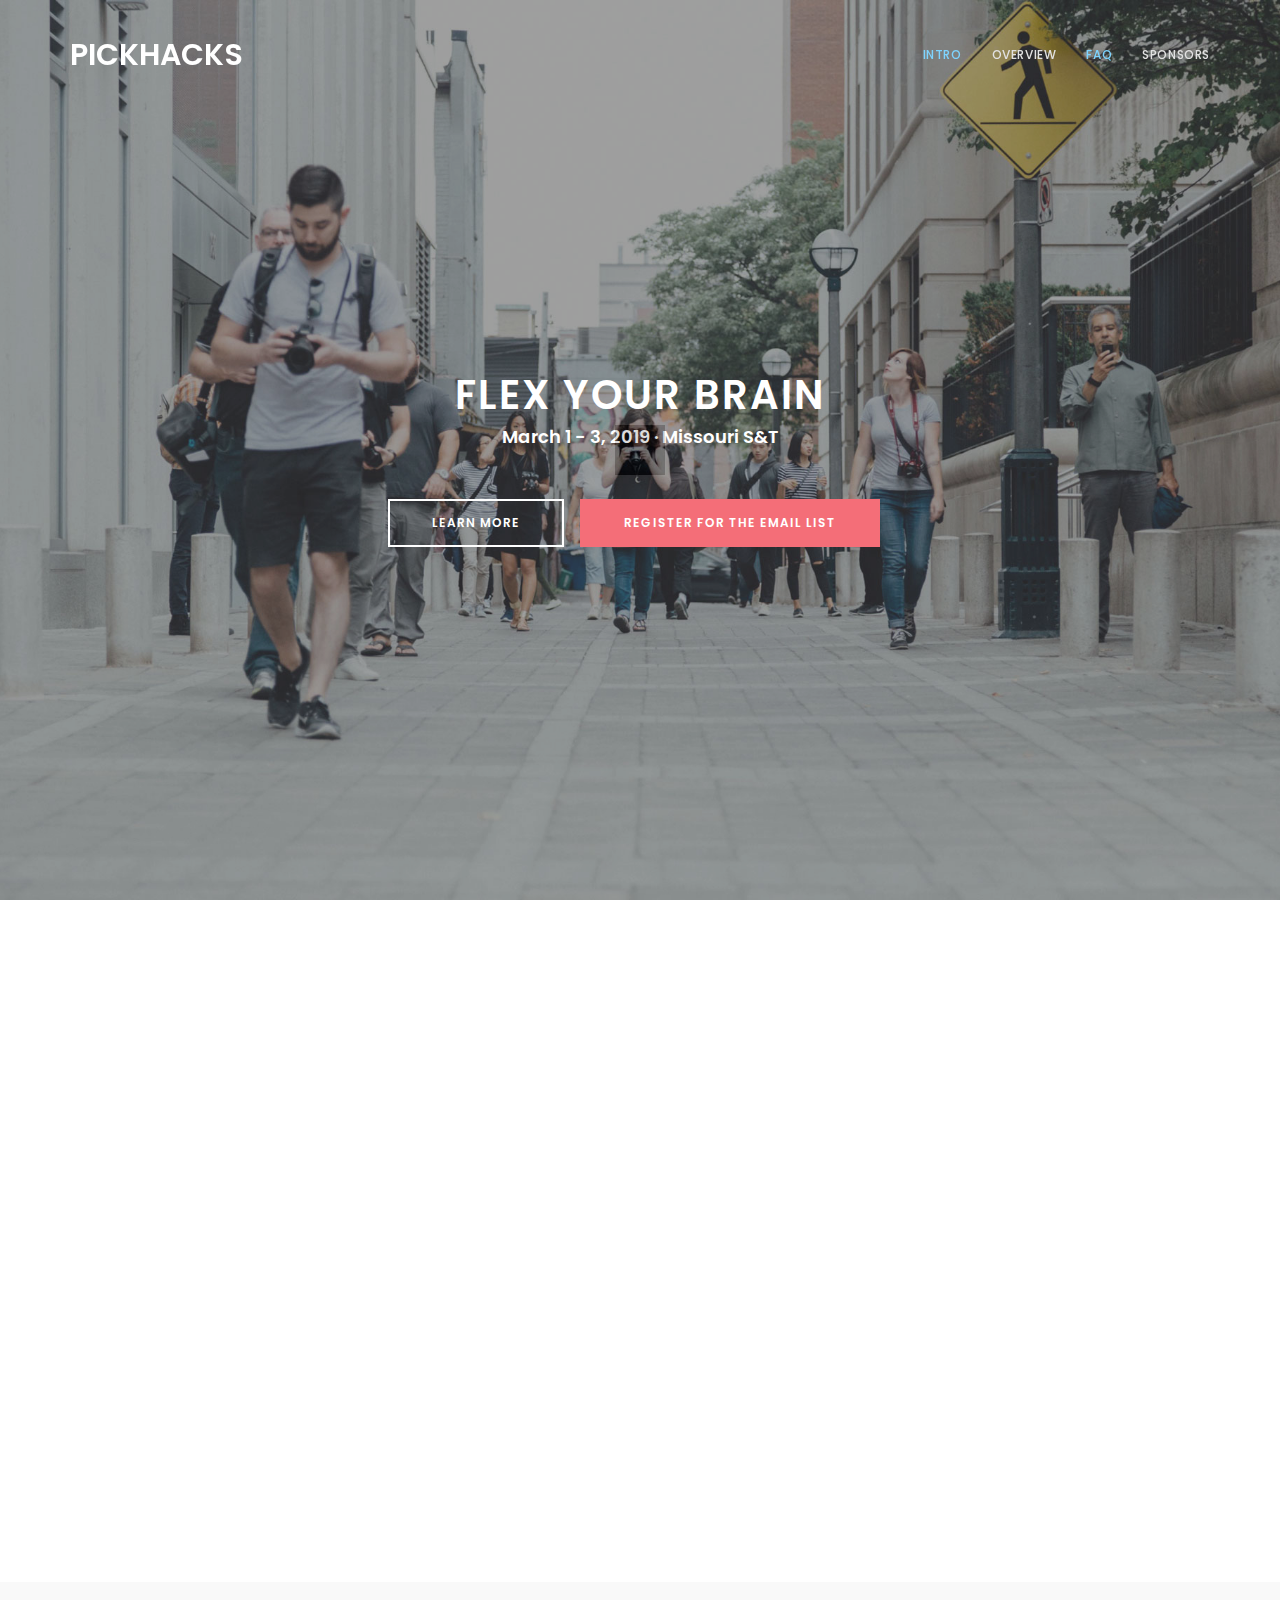
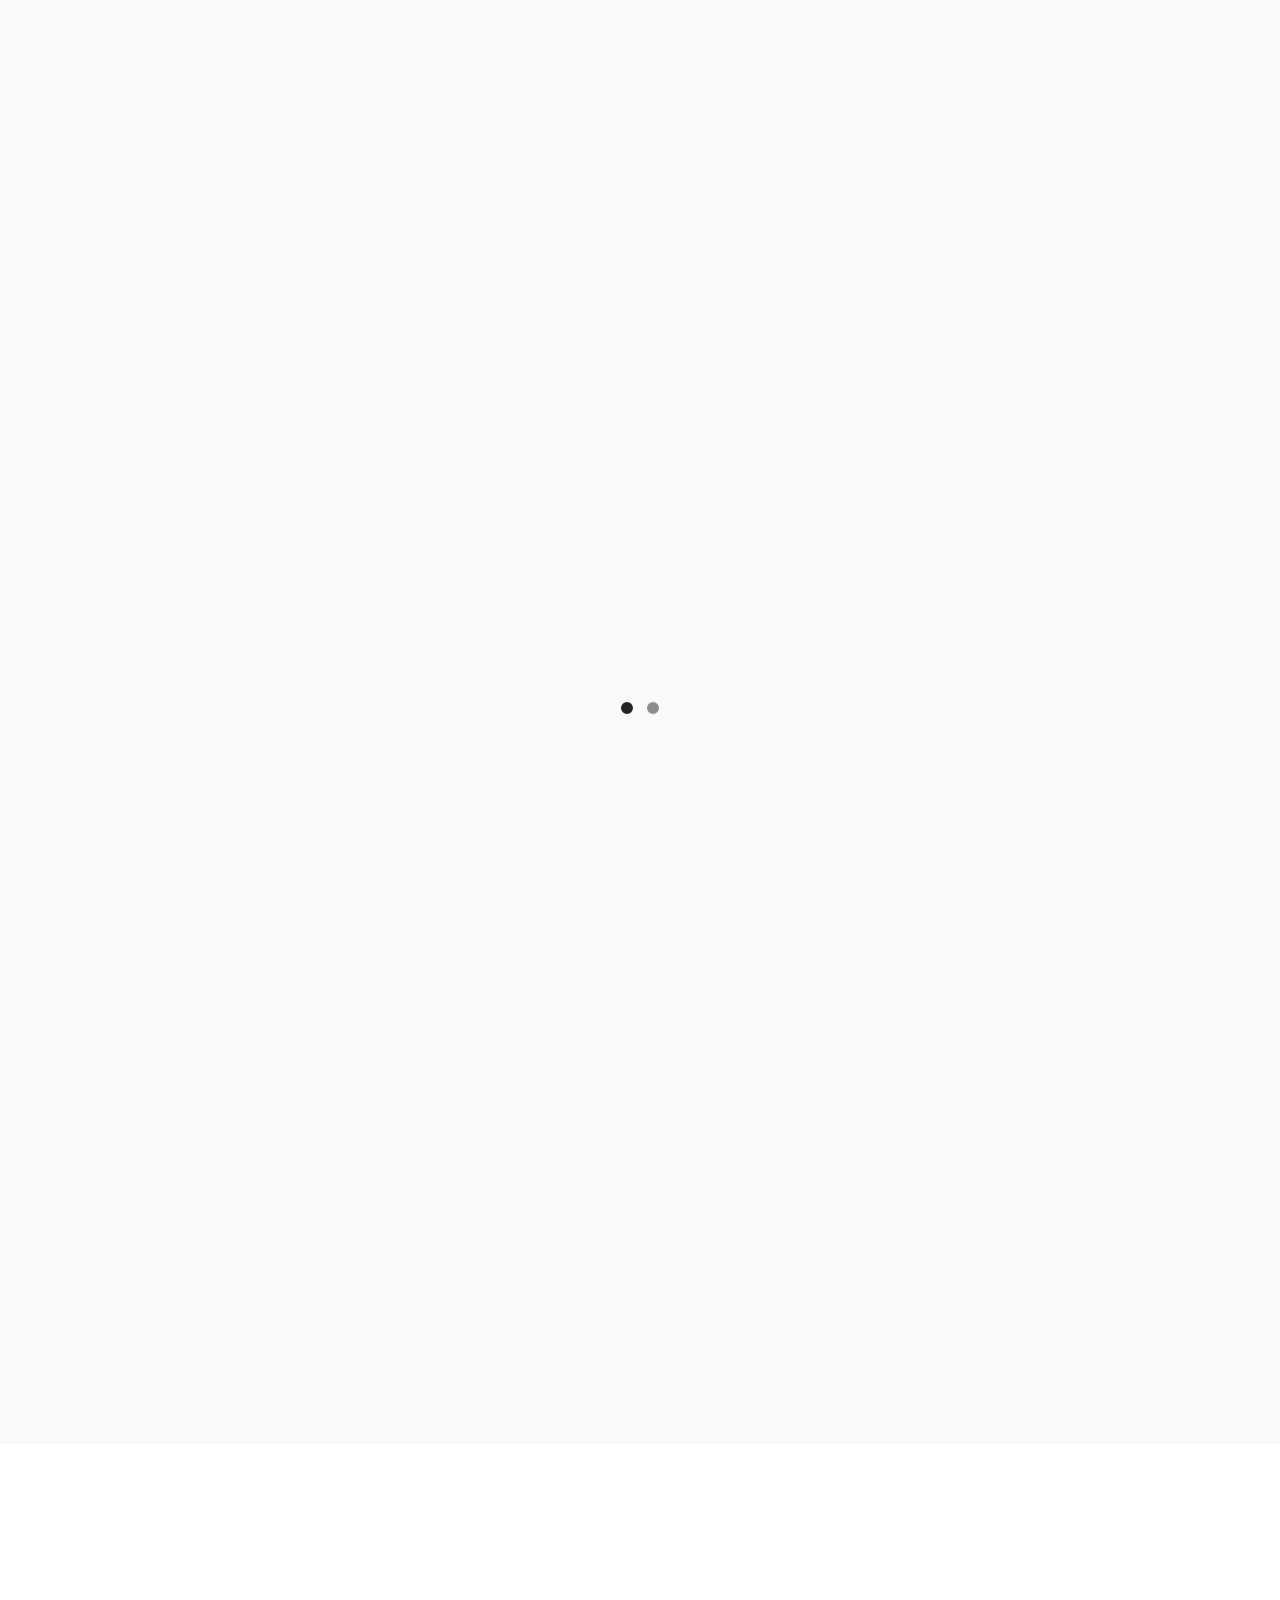
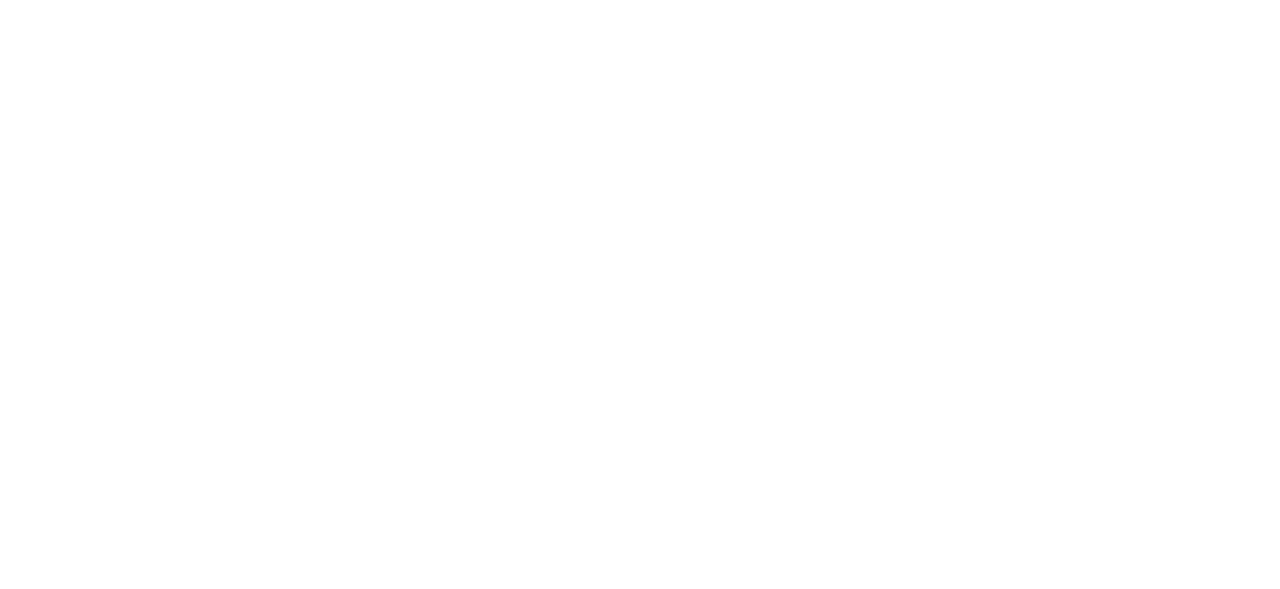
<file: templatemo_486_new_event copy/index.html>
<!DOCTYPE html>
<html lang="en">
<head>
<title>PickHacks 2019</title>
<meta name="description" content="">
<meta name="author" content="">
<meta charset="UTF-8">
<meta http-equiv="X-UA-Compatible" content="IE=Edge">
<meta name="viewport" content="width=device-width, initial-scale=1, maximum-scale=1">

<link rel="stylesheet" href="css/bootstrap.min.css">
<link rel="stylesheet" href="css/animate.css">
<link rel="stylesheet" href="css/font-awesome.min.css">
<link rel="stylesheet" href="css/owl.theme.css">
<link rel="stylesheet" href="css/owl.carousel.css">

<!-- Main css -->
<link rel="stylesheet" href="css/style.css">

<!-- Google Font -->
<link href='https://fonts.googleapis.com/css?family=Poppins:400,500,600' rel='stylesheet' type='text/css'>

</head>
<body data-spy="scroll" data-offset="50" data-target=".navbar-collapse">

<!-- =========================
     PRE LOADER
============================== -->
<div class="preloader">

	<div class="sk-rotating-plane"></div>

</div>


<!-- =========================
     NAVIGATION LINKS
============================== -->
<div class="navbar navbar-fixed-top custom-navbar" role="navigation">
	<div class="container">

		<!-- navbar header -->
		<div class="navbar-header">
			<button class="navbar-toggle" data-toggle="collapse" data-target=".navbar-collapse">
				<span class="icon icon-bar"></span>
				<span class="icon icon-bar"></span>
				<span class="icon icon-bar"></span>
			</button>
			<a href="#" class="navbar-brand">PICKHACKS</a>
		</div>

		<div class="collapse navbar-collapse">

			<ul class="nav navbar-nav navbar-right">
				<li><a href="#intro" class="smoothScroll">Intro</a></li>
				<li><a href="#overview" class="smoothScroll">Overview</a></li>
				<li><a href="#intro" class="smoothScroll">FAQ</a></li>
				<!--<li><a href="#speakers" class="smoothScroll">Speakers</a></li>-->
				<!--<li><a href="#program" class="smoothScroll">Programs</a></li>-->
				<!--<li><a href="#register" class="smoothScroll">Register</a></li>-->
				<!--<li><a href="#venue" class="smoothScroll">Venue</a></li>-->
				<li><a href="#sponsors" class="smoothScroll">Sponsors</a></li>
				<!--<li><a href="#contact" class="smoothScroll">Contact</a></li>-->
			</ul>

		</div>

	</div>
</div>


<!-- =========================
    INTRO SECTION
============================== -->
<section id="intro" class="parallax-section">
	<div class="container">
		<div class="row">

			<div class="col-md-12 col-sm-12">
				<h1 class="wow fadeInUp" data-wow-delay="0.9s">FLEX YOUR BRAIN</h1>
				<h4 class="wow fadeInUp" data-wow-delay="1.6s">March 1 - 3, 2019 · Missouri S&T</h3>
				<a href="#overview" class="btn btn-lg btn-default smoothScroll wow fadeInUp hidden-xs" data-wow-delay="2.3s">LEARN MORE</a>
				<a href="#register" class="btn btn-lg btn-danger smoothScroll wow fadeInUp" data-wow-delay="2.3s">REGISTER FOR THE EMAIL LIST</a>
			</div>


		</div>
	</div>
</section>


<!-- =========================
    OVERVIEW SECTION
============================== -->
<section id="overview" class="parallax-section">
	<div class="container">
		<div class="row">

			<div class="wow fadeInUp col-md-6 col-sm-6" data-wow-delay="0.6s">
				<h3>Welcome to the best 48 hours of your life.</h3>
				<p>PickHacks is the only student-run hackathon held at Missouri S&T.</p>
				<p>Quisque facilisis scelerisque venenatis. Nam vulputate ultricies luctus. Lorem ipsum dolor sit amet, consectetuer adipiscing elit, sed diam nonummy nibh euismod tincidunt ut laoreet.</p>
			</div>

			<div class="wow fadeInUp col-md-6 col-sm-6" data-wow-delay="0.9s">
				<img src="images/overview-img.jpg" class="img-responsive" alt="Overview">
			</div>

		</div>
	</div>
</section>


<!-- =========================
    DETAIL SECTION
==============================
<section id="detail" class="parallax-section">
	<div class="container">
		<div class="row">

			<div class="wow fadeInLeft col-md-4 col-sm-4" data-wow-delay="0.3s">
				<i class="fa fa-group"></i>
				<h3>650 Participants</h3>
				<p>Quisque ut libero sapien. Integer tellus nisl, efficitur sed dolor at, vehicula finibus massa. Sed tincidunt metus sed eleifend suscipit.</p>
			</div>

			<div class="wow fadeInUp col-md-4 col-sm-4" data-wow-delay="0.6s">
				<i class="fa fa-clock-o"></i>
				<h3>24 Programs</h3>
				<p>Quisque ut libero sapien. Integer tellus nisl, efficitur sed dolor at, vehicula finibus massa. Sed tincidunt metus sed eleifend suscipit.</p>
			</div>

			<div class="wow fadeInRight col-md-4 col-sm-4" data-wow-delay="0.9s">
				<i class="fa fa-microphone"></i>
				<h3>11 Speakers</h3>
				<p>Quisque ut libero sapien. Integer tellus nisl, efficitur sed dolor at, vehicula finibus massa. Sed tincidunt metus sed eleifend suscipit.</p>
			</div>

		</div>
	</div>
</section> -->


<!-- =========================
    VIDEO SECTION
==============================
<section id="video" class="parallax-section">
	<div class="container">
		<div class="row">

			<div class="wow fadeInUp col-md-6 col-sm-10" data-wow-delay="1.3s">
				<h2>Watch Video</h2>
				<h3>Quisque ut libero sapien. Integer tellus nisl, efficitur sed dolor at, vehicula finibus massa. Sed tincidunt metus sed eleifend suscipit.</h3>
				<p>Lorem ipsum dolor sit amet, consectetuer adipiscing elit, sed diam nonummy nibh euismod tincidunt ut laoreet. Dolore magna aliquam erat volutpat. Lorem ipsum dolor sit amet consectetuer diam nonummy.</p>
			</div>
			<div class="wow fadeInUp col-md-6 col-sm-10" data-wow-delay="1.6s">
				<div class="embed-responsive embed-responsive-16by9">
					<iframe class="embed-responsive-item" src="https://www.youtube.com/embed/XDPwXQjAlB0" allowfullscreen></iframe>
				</div>
			</div>

		</div>
	</div>
</section> -->


<!-- =========================
    SPEAKERS SECTION
============================== -->
<section id="speakers" class="parallax-section">
	<div class="container">
		<div class="row">

			<div class="col-md-12 col-sm-12 wow bounceIn">
				<div class="section-title">
					<h2>MEET THE TEAM</h2>
					<p>We're excited to bring you the best hackathon yet.</p>
				</div>
			</div>

			<!-- Testimonial Owl Carousel section
			================================================== -->
			<div id="owl-speakers" class="owl-carousel">

				<div class="item wow fadeInUp col-md-3 col-sm-3" data-wow-delay="0.9s">
					<div class="speakers-wrapper">
						<img src="images/speakers-img1.jpg" class="img-responsive" alt="speakers">
							<div class="speakers-thumb">
								<h3>Luis Ocampo</h3>
								<h6>Co-Director</h6>
								<h6>Information Science & Technology </h6>
								<h6>Class of 2021</h6>
							</div>
					</div>
				</div>

				<div class="item wow fadeInUp col-md-3 col-sm-3" data-wow-delay="0.6s">
					<div class="speakers-wrapper">
						<img src="images/speakers-img2.jpg" class="img-responsive" alt="speakers">
							<div class="speakers-thumb">
								<h3>Christopher Gu</h3>
								<h6>Co-Director</h6>
								<h6>Computer Science</h6>
								<h6>Class of 2020</h6>
							</div>
					</div>
				</div>

				<div class="item wow fadeInUp col-md-3 col-sm-3" data-wow-delay="0.9s">
					<div class="speakers-wrapper">
						<img src="images/speakers-img3.jpg" class="img-responsive" alt="speakers">
							<div class="speakers-thumb">
								<h3>Chau Le</h3>
								<h6>Organizer</h6>
								<h6>Computer Science</h6>
								<h6>Class of 2020</h6>
							</div>
					</div>
				</div>

				<div class="item wow fadeInUp col-md-3 col-sm-3" data-wow-delay="0.6s">
					<div class="speakers-wrapper">
						<img src="images/speakers-img4.jpg" class="img-responsive" alt="speakers">
							<div class="speakers-thumb">
								<h3>Jose Alega</h3>
								<h6>Organizer</h6>
								<h6>Computer Science</h6>
								<h6>Class of 2021</h6>
							</div>
					</div>
				</div>

				<div class="item wow fadeInUp col-md-3 col-sm-3" data-wow-delay="0.6s">
					<div class="speakers-wrapper">
						<img src="images/speakers-img5.jpg" class="img-responsive" alt="speakers">
							<div class="speakers-thumb">
								<h3>Allison Chan</h3>
								<h6>Organizer</h6>
								<h6>Computer Science</h6>
								<h6>Class of 2021</h6>
							</div>
					</div>
				</div>

			</div>

		</div>
	</div>
</section>


<!-- =========================
   REGISTER SECTION
==============================
<section id="register" class="parallax-section">
	<div class="container">
		<div class="row">

			<div class="wow fadeInUp col-md-7 col-sm-7" data-wow-delay="0.6s">
				<h2>Register Here</h2>
				<h3>Nunc eu nibh vel augue mollis tincidunt id efficitur tortor. Sed pulvinar est sit amet tellus iaculis hendrerit.</h3>
				<p>Lorem ipsum dolor sit amet, consectetuer adipiscing elit, sed diam nonummy nibh euismod tincidunt ut laoreet. Dolore magna aliquam erat volutpat. Lorem ipsum dolor sit amet consectetuer diam nonummy.</p>
			</div>

			<div class="wow fadeInUp col-md-5 col-sm-5" data-wow-delay="1s">
				<form action="#" method="post">
					<input name="firstname" type="text" class="form-control" id="firstname" placeholder="First Name">
					<input name="lastname" type="text" class="form-control" id="lastname" placeholder="Last Name">
					<input name="phone" type="telephone" class="form-control" id="phone" placeholder="Phone Number">
					<input name="email" type="email" class="form-control" id="email" placeholder="Email Address">
					<div class="col-md-offset-6 col-md-6 col-sm-offset-1 col-sm-10">
						<input name="submit" type="submit" class="form-control" id="submit" value="REGISTER">
					</div>
				</form>
			</div>

			<div class="col-md-1"></div>

		</div>
	</div>
</section>  -->


<!-- =========================
    FAQ SECTION
============================== -->
<section id="faq" class="parallax-section">
	<div class="container">
		<div class="row">

			<!-- Section title
			================================================== -->
			<div class="wow bounceIn col-md-offset-2 col-md-8 col-sm-offset-1 col-sm-10 text-center">
				<div class="section-title">
					<h2>FAQ</h2>
					<p>Your questions. Our answers.</p>
				</div>
			</div>

			<div class="wow fadeInUp col-md-offset-1 col-md-10 col-sm-offset-1 col-sm-10" data-wow-delay="0.9s">
				<div class="panel-group" id="accordion" role="tablist" aria-multiselectable="true">

  					<div class="panel panel-default">
   						<div class="panel-heading" role="tab" id="headingOne">
      						<h4 class="panel-title">
        						<a class="collapsed" data-toggle="collapse" data-parent="#accordion" href="#collapseOne" aria-expanded="false" aria-controls="collapseOne">
          							 A hackathon? I don't know how to code!
        						</a>
      						</h4>
    					</div>
   						<div id="collapseOne" class="panel-collapse collapse in" role="tabpanel" aria-labelledby="headingOne">
      						<div class="panel-body">
        						<p>No worries -- you won't be breaking into any businesses with us.</p>
										<p>We'll show you the ropes; all you need is a desire to learn!</p>
      						</div>
   						 </div>
 					</div>

    				<div class="panel panel-default">
   						<div class="panel-heading" role="tab" id="headingTwo">
      						<h4 class="panel-title">
        						<a class="collapsed" data-toggle="collapse" data-parent="#accordion" href="#collapseTwo" aria-expanded="false" aria-controls="collapseTwo">
          							What are latest UX Developments?
        						</a>
      						</h4>
    					</div>
   						<div id="collapseTwo" class="panel-collapse collapse" role="tabpanel" aria-labelledby="headingTwo">
      						<div class="panel-body">
                            	<p>Nunc eu nibh vel augue mollis tincidunt id efficitur tortor. Sed pulvinar est sit amet tellus iaculis hendrerit. Mauris justo erat, rhoncus in arcu at, scelerisque tempor erat.</p>
        						<p>Lorem ipsum dolor sit amet, maecenas eget vestibulum justo imperdiet, wisi risus purus augue vulputate voluptate neque, curabitur dolor libero sodales vitae elit massa. Lorem ipsum dolor sit amet, maecenas eget vestibulum justo imperdiet.</p>
      						</div>
   						 </div>
 					</div>

 					<div class="panel panel-default">
   						<div class="panel-heading" role="tab" id="headingThree">
      						<h4 class="panel-title">
        						<a class="collapsed" data-toggle="collapse" data-parent="#accordion" href="#collapseThree" aria-expanded="false" aria-controls="collapseThree">
          							What things about Social Media will be discussed?
        						</a>
      						</h4>
    					</div>
   						<div id="collapseThree" class="panel-collapse collapse" role="tabpanel" aria-labelledby="headingThree">
      						<div class="panel-body">
                            	<p>Aenean vulputate finibus justo et feugiat. Ut turpis lacus, dapibus quis justo id, porttitor tempor justo. Quisque ut libero sapien. Integer tellus nisl, efficitur sed dolor at, vehicula finibus massa.</p>
        						<p>Lorem ipsum dolor sit amet, maecenas eget vestibulum justo imperdiet, wisi risus purus augue vulputate voluptate neque, curabitur dolor libero sodales vitae elit massa. Lorem ipsum dolor sit amet, maecenas eget vestibulum justo imperdiet.</p>
      						</div>
   						 </div>
 					 </div>

 				 </div>
			</div>

		</div>
	</div>
</section>


<!-- =========================
    VENUE SECTION
==============================
<section id="venue" class="parallax-section">
	<div class="container">
		<div class="row">

			<div class="wow fadeInLeft col-md-offset-1 col-md-5 col-sm-8" data-wow-delay="0.9s">
				<h2>Venue</h2>
				<p>Lorem ipsum dolor sit amet, consectetuer adipiscing elit, sed diam nonummy nibh euismod tincidunt ut laoreet. Dolore magna aliquam erat volutpat.</p>
				<h4>New Event</h4>
  				<h4>120 Market Street, Suite 110</h4>
  				<h4>San Francisco, CA 10110</h4>
				<h4>Tel: 010-020-0120</h4>
			</div>

		</div>
	</div>
</section> -->


<!-- =========================
    SPONSORS SECTION
============================== -->
<section id="sponsors" class="parallax-section">
	<div class="container">
		<div class="row">

			<div class="wow bounceIn col-md-12 col-sm-12">
				<div class="section-title">
					<h2>2019 SPONSORS</h2>
					<!--<p>Lorem ipsum dolor sit amet, maecenas eget vestibulum justo imperdiet.</p>-->
				</div>
			</div>

			<div class="wow fadeInUp col-md-3 col-sm-6 col-xs-6" data-wow-delay="0.3s">
				<img src="images/sponsor-img1.jpg" class="img-responsive" alt="sponsors">
			</div>

			<div class="wow fadeInUp col-md-3 col-sm-6 col-xs-6" data-wow-delay="0.6s">
				<img src="images/sponsor-img2.jpg" class="img-responsive" alt="sponsors">
			</div>

			<div class="wow fadeInUp col-md-3 col-sm-6 col-xs-6" data-wow-delay="0.9s">
				<img src="images/sponsor-img3.jpg" class="img-responsive" alt="sponsors">
			</div>

			<div class="wow fadeInUp col-md-3 col-sm-6 col-xs-6" data-wow-delay="1s">
				<img src="images/sponsor-img4.jpg" class="img-responsive" alt="sponsors">
			</div>

		</div>
	</div>
</section>


<!-- =========================
    CONTACT SECTION
==============================
<section id="contact" class="parallax-section">
	<div class="container">
		<div class="row">

			<div class="wow fadeInUp col-md-offset-1 col-md-5 col-sm-6" data-wow-delay="0.6s">
				<div class="contact_des">
					<h3>New Event</h3>
					<p>Proin sodales convallis urna eu condimentum. Morbi tincidunt augue eros, vitae pretium mi condimentum eget. Suspendisse eu turpis sed elit pretium congue.</p>
					<p>Mauris at tincidunt felis, vitae aliquam magna. Sed aliquam fringilla vestibulum. Praesent ullamcorper mauris fermentum turpis scelerisque rutrum eget eget turpis.</p>
					<p>Lorem ipsum dolor sit amet, consectetuer adipiscing elit, sed diam nonummy nibh euismod tincidunt ut laoreet. Dolore magna aliquam erat volutpat. Lorem ipsum dolor.</p>
					<a href="#" class="btn btn-danger">DOWNLOAD NOW</a>
				</div>
			</div>

			<div class="wow fadeInUp col-md-5 col-sm-6" data-wow-delay="0.9s">
				<div class="contact_detail">
					<div class="section-title">
						<h2>Keep in touch</h2>
					</div>
					<form action="#" method="post">
						<input name="name" type="text" class="form-control" id="name" placeholder="Name">
					  	<input name="email" type="email" class="form-control" id="email" placeholder="Email">
					  	<textarea name="message" rows="5" class="form-control" id="message" placeholder="Message"></textarea>
						<div class="col-md-6 col-sm-10">
							<input name="submit" type="submit" class="form-control" id="submit" value="SEND">
						</div>
					</form>
				</div>
			</div>

		</div>
	</div>
</section>  -->


<!-- =========================
    FOOTER SECTION
============================== -->
<footer>
	<div class="container">
		<div class="row">

			<div class="col-md-12 col-sm-12">
				<p class="wow fadeInUp" data-wow-delay="0.6s">Made with love by <i class="fa fa-love"></i><a href="https://bootstrapthemes.co">SIG: IDEA</a>



				<ul class="social-icon">
					<li><a href="#" class="fa fa-facebook wow fadeInUp" data-wow-delay="1s"></a></li>
					<li><a href="#" class="fa fa-twitter wow fadeInUp" data-wow-delay="1.3s"></a></li>
					<li><a href="#" class="fa fa-dribbble wow fadeInUp" data-wow-delay="1.6s"></a></li>
					<li><a href="#" class="fa fa-behance wow fadeInUp" data-wow-delay="1.9s"></a></li>
					<li><a href="#" class="fa fa-google-plus wow fadeInUp" data-wow-delay="2s"></a></li>
				</ul>

			</div>

		</div>
	</div>
</footer>


<!-- Back top -->
<a href="#back-top" class="go-top"><i class="fa fa-angle-up"></i></a>


<!-- =========================
     SCRIPTS
============================== -->
<script src="js/jquery.js"></script>
<script src="js/bootstrap.min.js"></script>
<script src="js/jquery.parallax.js"></script>
<script src="js/owl.carousel.min.js"></script>
<script src="js/smoothscroll.js"></script>
<script src="js/wow.min.js"></script>
<script src="js/custom.js"></script>

</body>
</html>
</file>
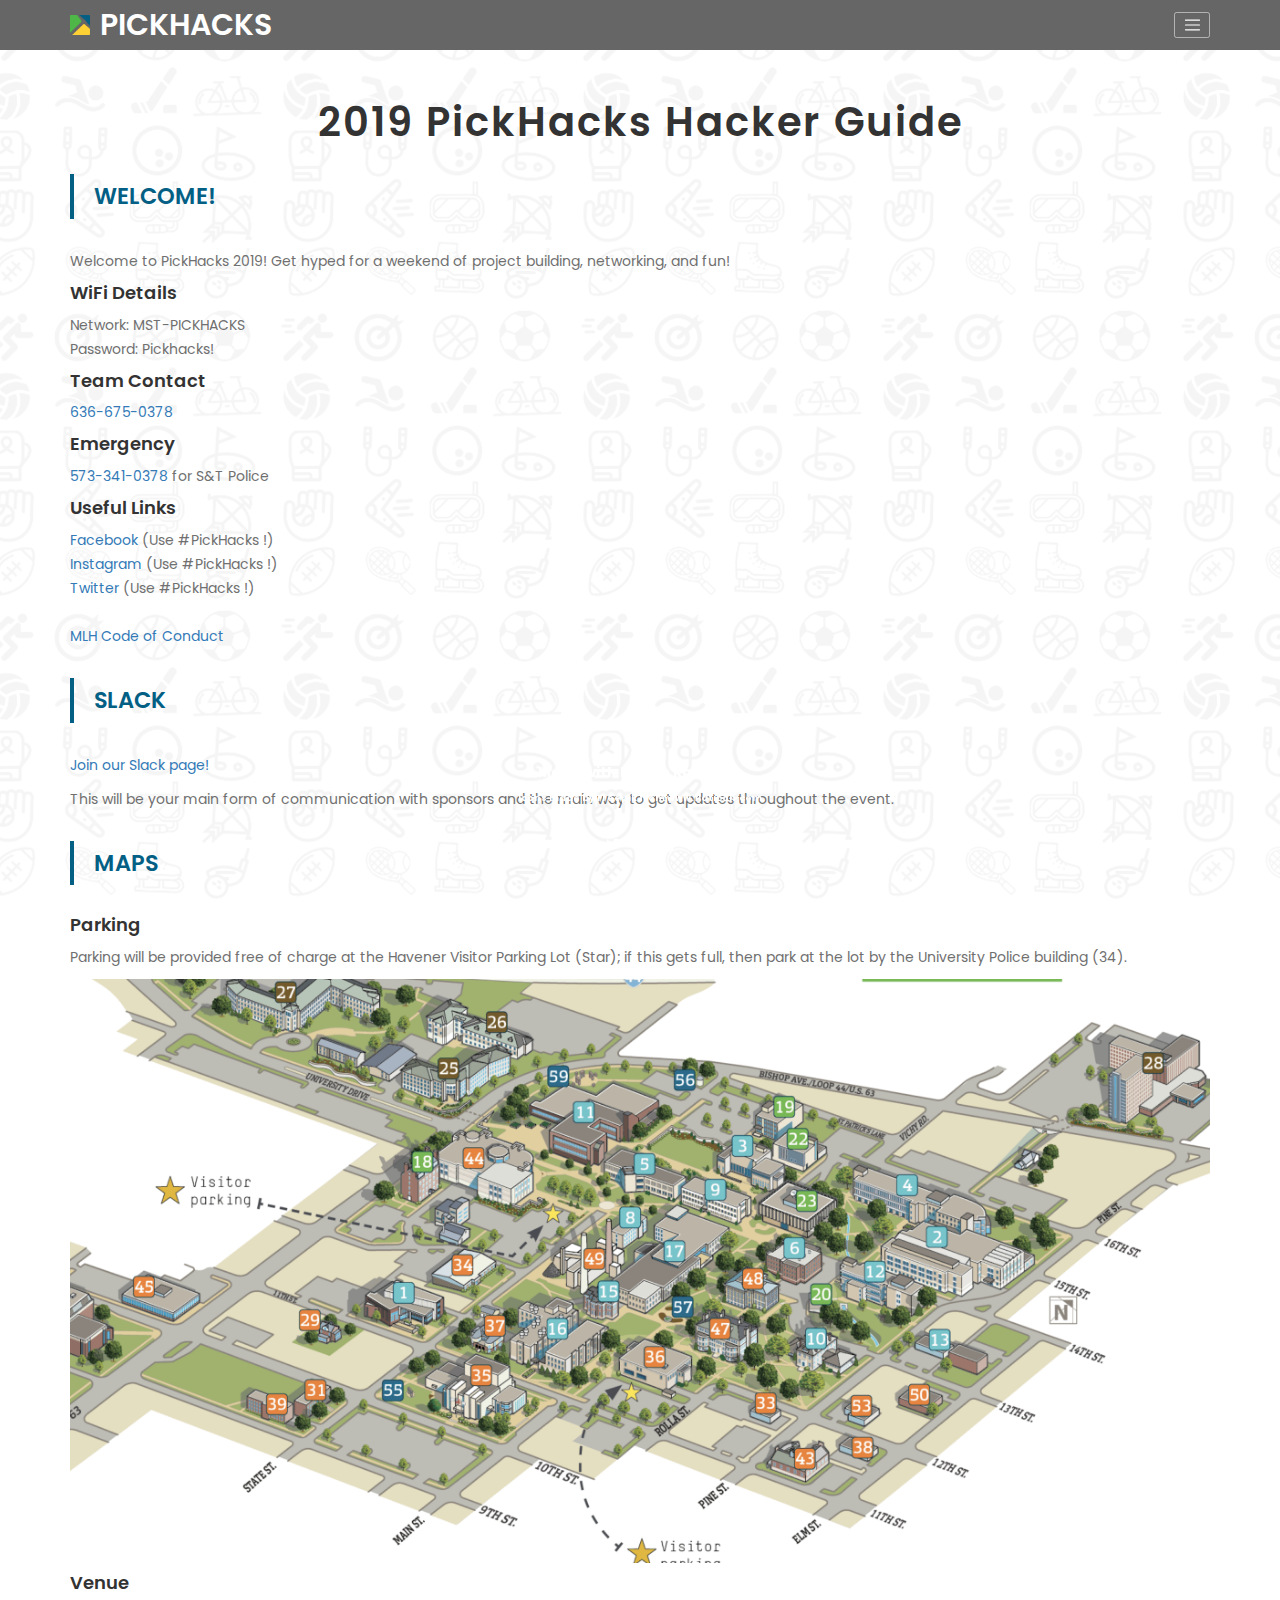
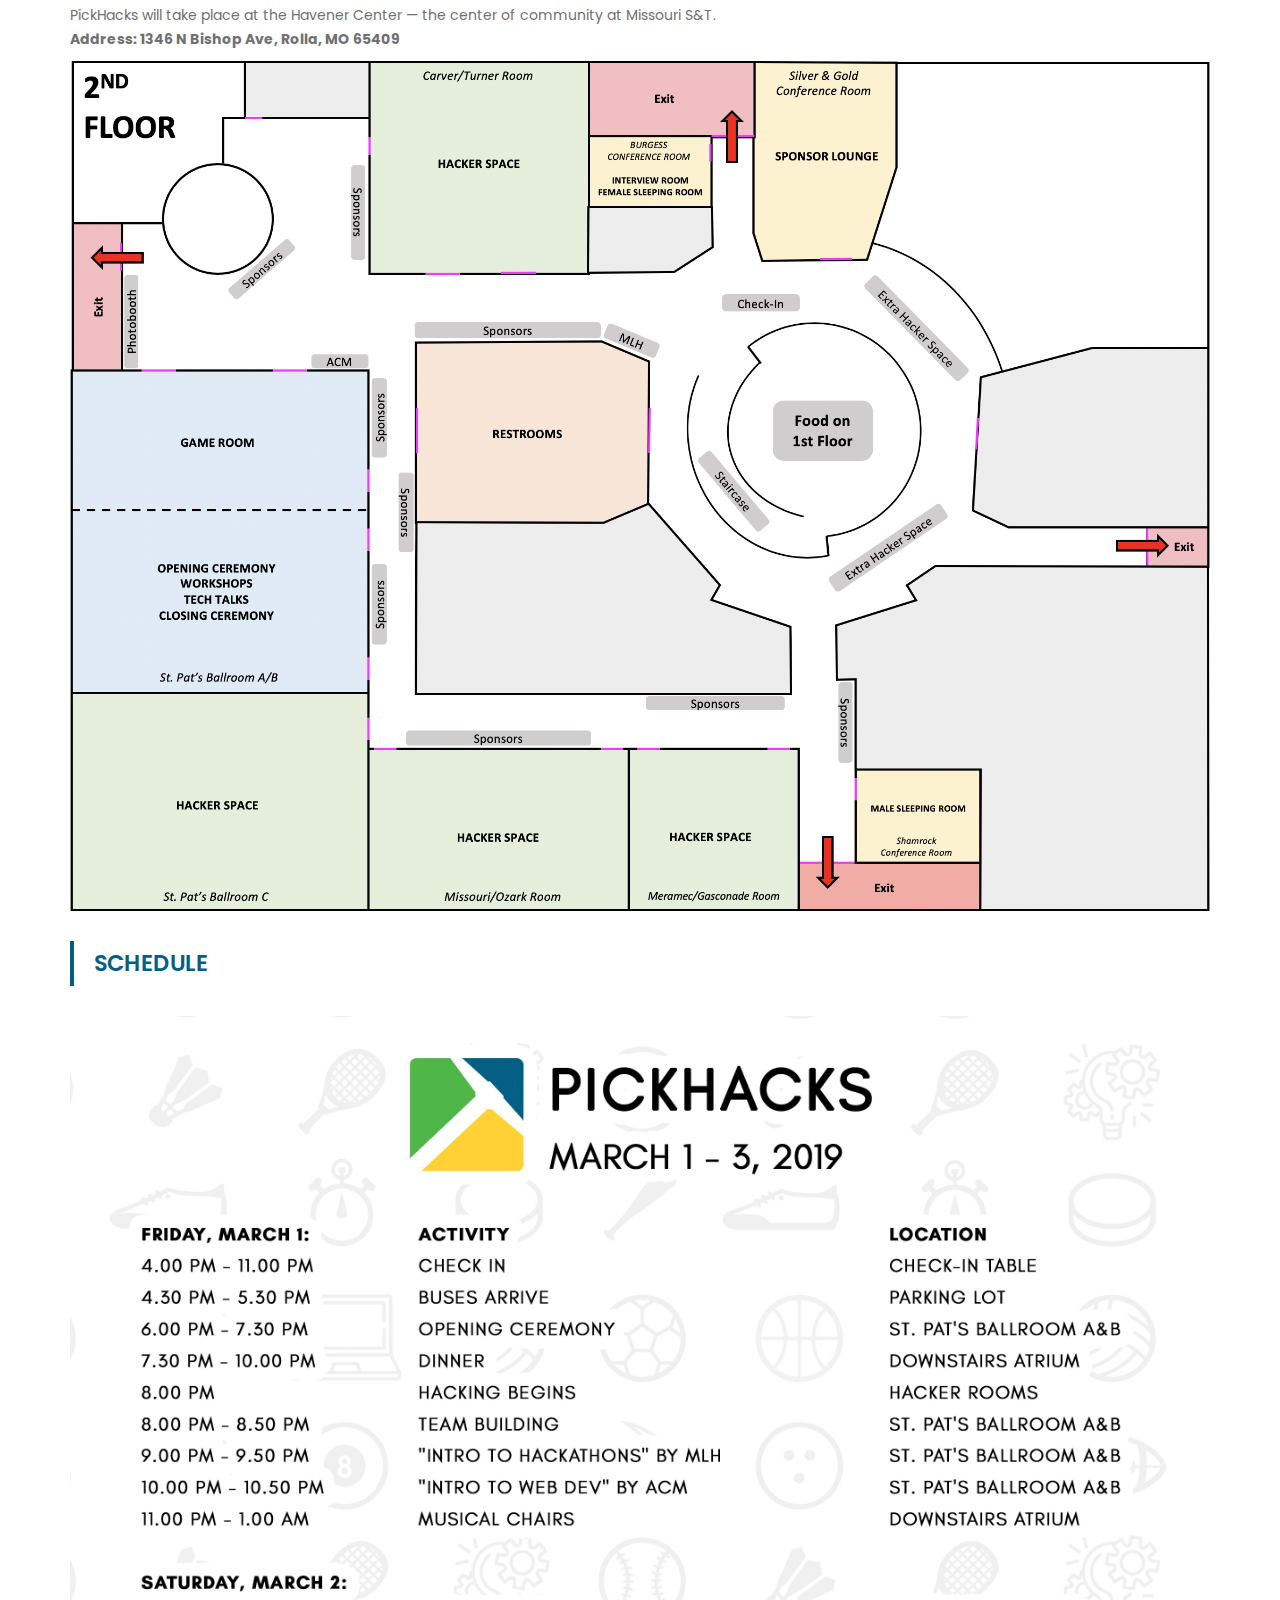
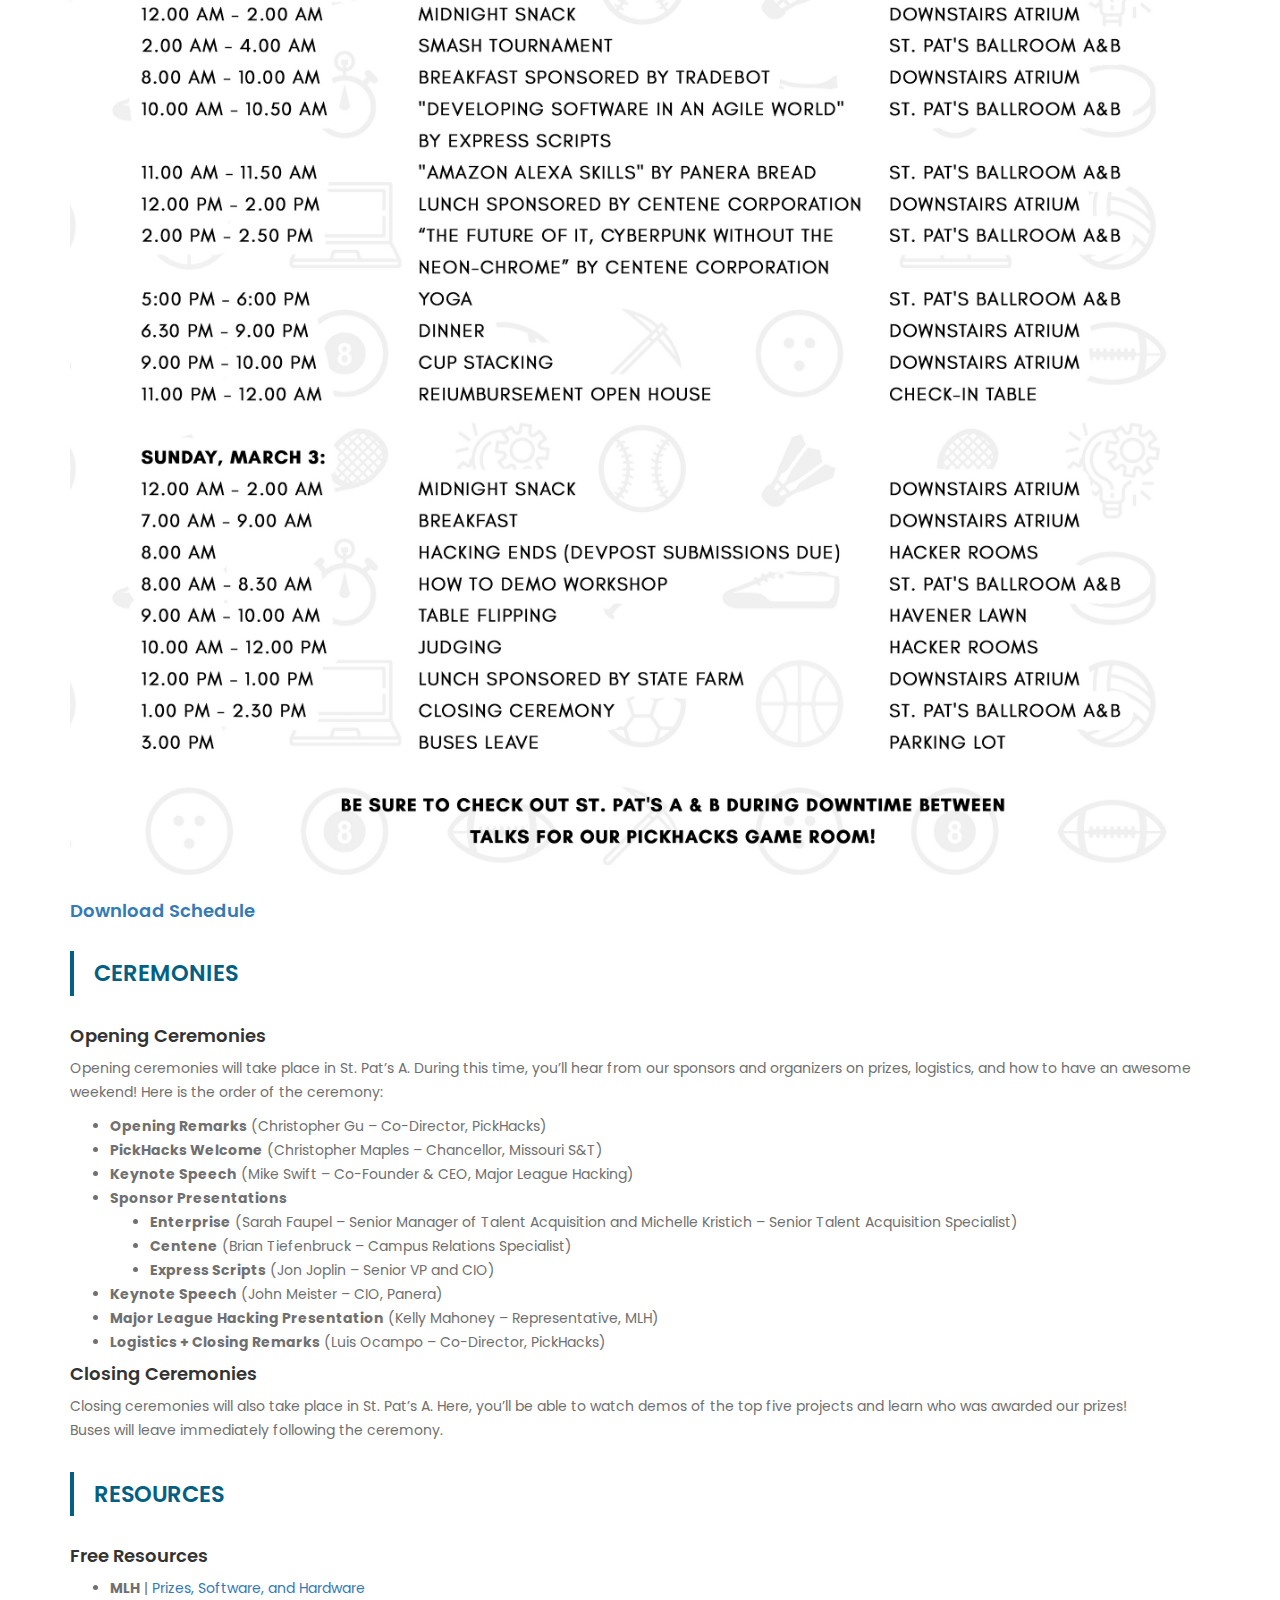
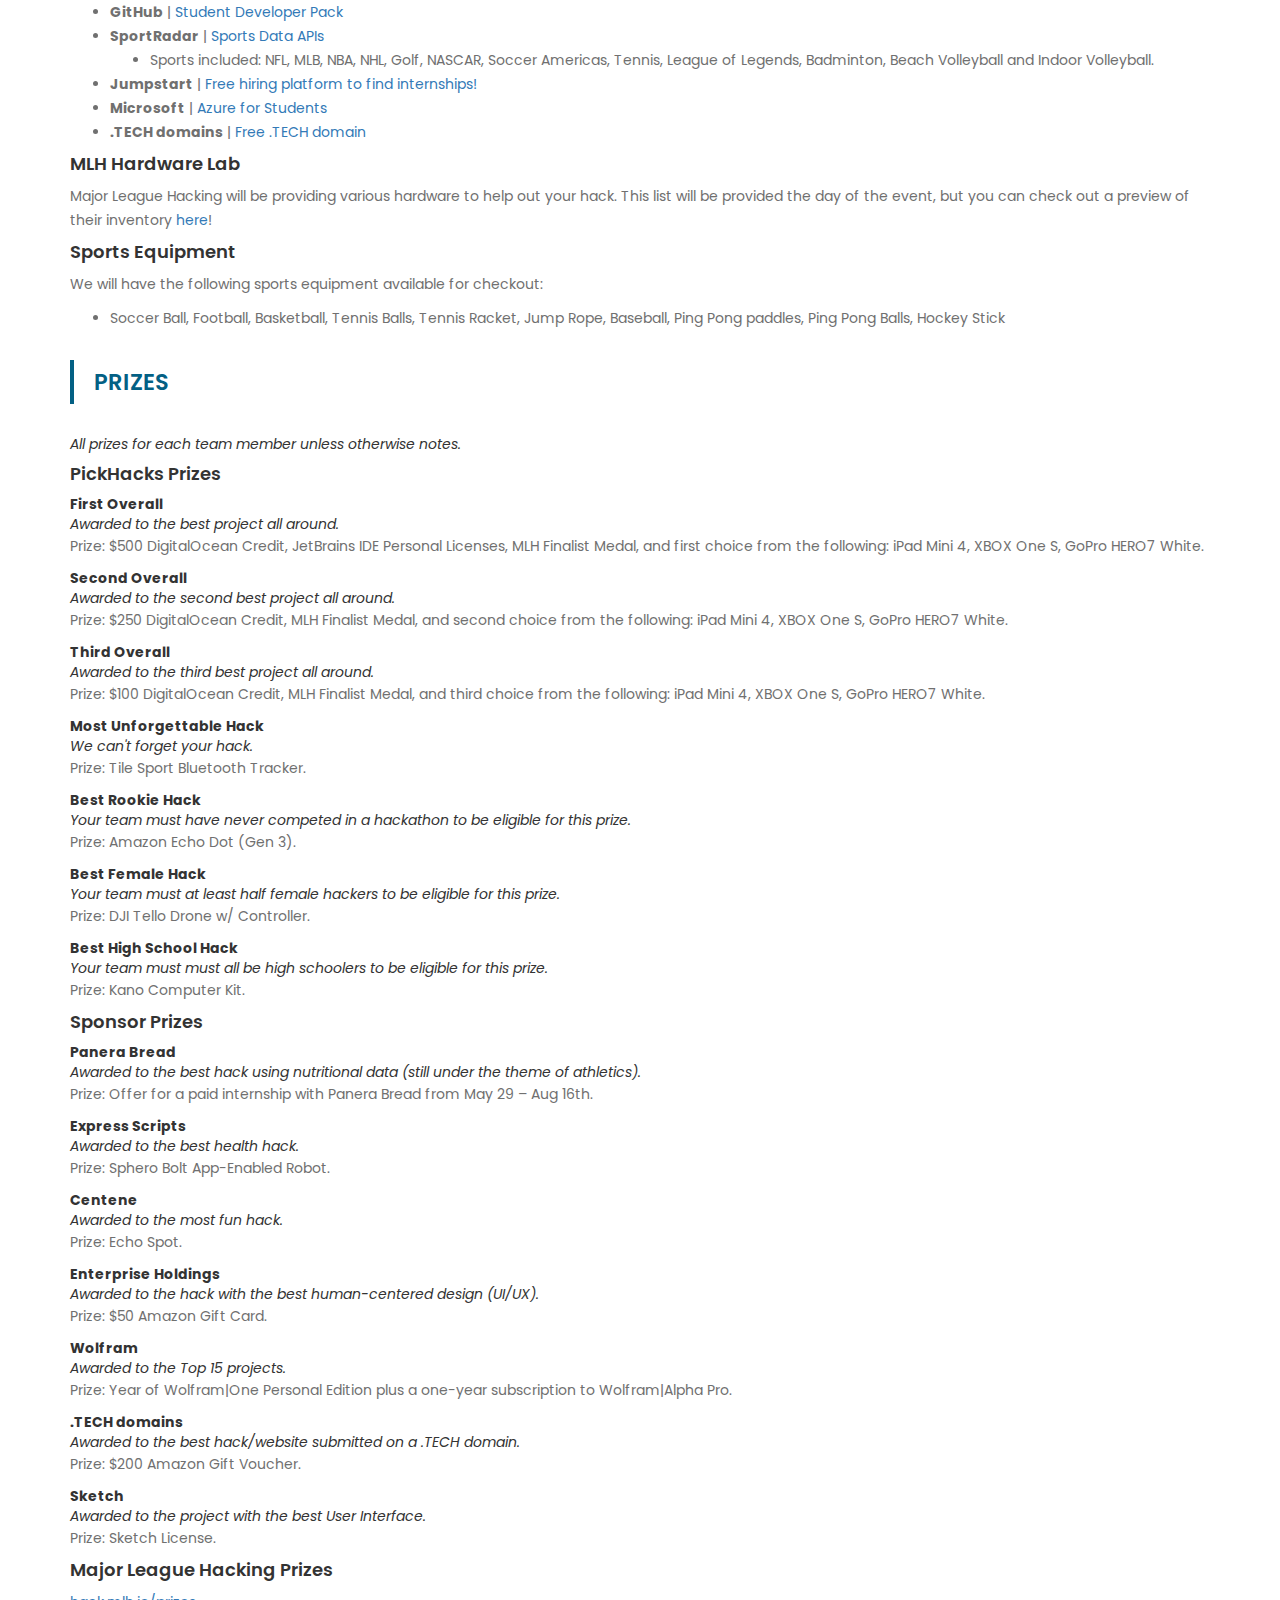
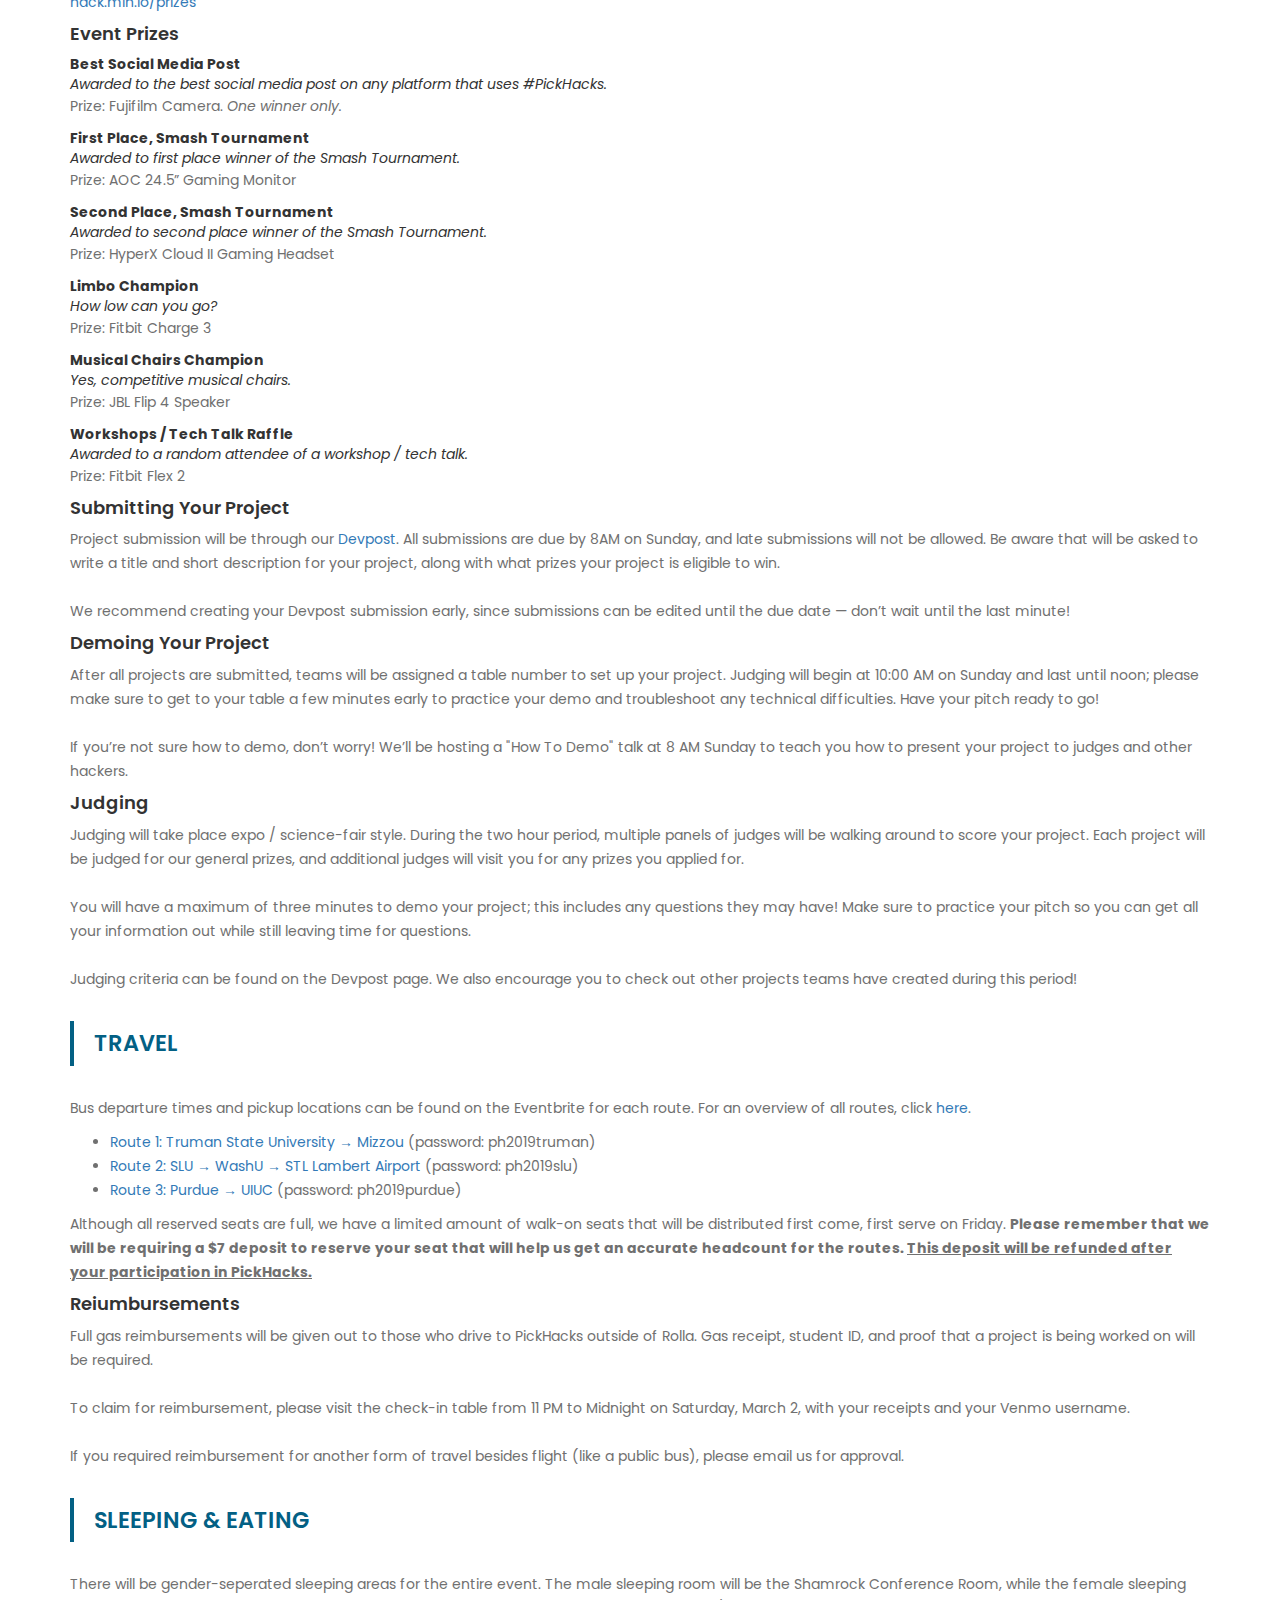
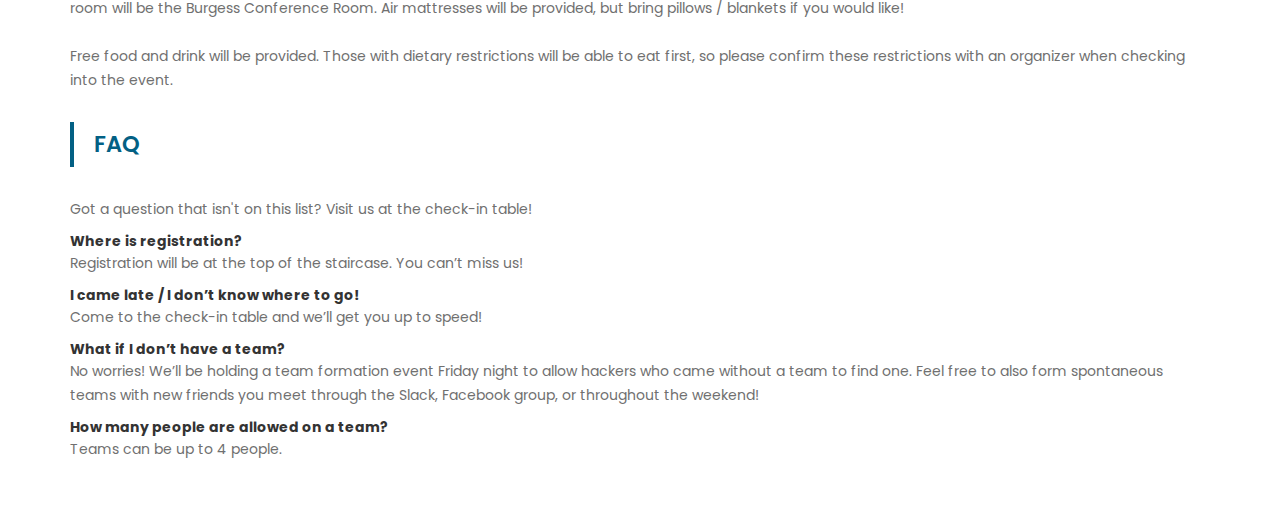
<file: hacker-guide.html>
<!DOCTYPE html>
<html lang="en">

<head>
		<!-- PICKHACKS 2019 TEAM -->
		<!-- We're looking for staff! Please inquire by emailing msthackathon@mst.edu -->
		<link rel="author" href="people.txt" />

		<!-- Meta Information -->
		<meta charset="UTF-8">
		<meta name="viewport" content="width=device-width, initial-scale=1, maximum-scale=1">
		<meta http-equiv="X-UA-Compatible" content="IE=Edge">

		<!-- for Google -->
    <meta name="description"
          content="PickHacks is a 36 hour opportunity for you to build your dreams."/>
    <meta name="keywords" content="PickHacks, hackathon, Missouri S&T, S&T, Rolla, MLH"/>
    <meta name="author" content="PickHacks"/>
    <meta name="theme-color" content="#22292c">
    <meta name="copyright" content="PickHacks"/>
    <meta name="application-name" content="PickHacks | March 1st - 3rd | Rolla, MO"/>

		<title>PickHacks 2019</title>

		<link rel="shortcut icon" href="images/pickhacks.ico">

		<!-- Materialize for Tables -->
		<link rel="stylesheet" href="css/materialize.css" />

		<!-- Bootstrap Core CSS -->
		<link rel="stylesheet" href="css/bootstrap.min.css">

		<!-- Font Awesome -->
		<link rel="stylesheet" href="css/font-awesome.min.css">

		<!-- Animations -->
		<link rel="stylesheet" href="css/animate.css">
		<link rel="stylesheet" href="css/owl.theme.css">
		<link rel="stylesheet" href="css/owl.carousel.css">

		<!-- Icons -->
		<link rel="stylesheet" href="css/flaticon.css" />

		<!-- Main css -->
		<link rel="stylesheet" href="css/style.css">

		<!-- Vertical Nav -->
		<!-- <link rel="stylesheet" href="css/reset.css"> -->
		<link rel="stylesheet" href="css/vertNav.css"> <!-- Resource style -->
 		<script src="js/modernizr.js"></script> <!-- Modernizr -->
		<script type="text/javascript">
			var root = document.getElementsByTagName( 'html' )[0]; // '0' to assign the first (and only `HTML` tag)
			root.setAttribute( 'class', 'no-touch' );
		</script>

<!-- Google Fonts -->
<link href='https://fonts.googleapis.com/css?family=Poppins:400,500,600' rel='stylesheet' type='text/css'>

</head>
<body data-spy="scroll" data-offset="50" data-target=".navbar-collapse" id="hacker-guide">


<!-- =========================
     NAVIGATION LINKS
============================== -->
<!-- <a id="mlh-trust-badge"  href="https://mlh.io/seasons/na-2019/events?utm_source=na-hackathon&utm_medium=TrustBadge&utm_campaign=2019-season&utm_content=white" target="_blank"><img src="https://s3.amazonaws.com/logged-assets/trust-badge/2019/mlh-trust-badge-2019-white.svg" alt="Major League Hacking 2019 Hackathon Season" style="width:100%"></a> -->

<div class="navbar navbar-fixed-top custom-navbar top-nav-collapse navbar-expand-xl" role="navigation">
	<div class="container">
		<!-- navbar header -->
		<div class="navbar-header">
			<a href="index.html" class="navbar-brand smoothScroll"><img class="img-responsive" src="images/pickhacks.png" /><i>PICKHACKS</i></a>
			<button class="navbar-toggler" type="button" data-toggle="collapse" data-target="#navbarNav" aria-controls="navbarNav" aria-expanded="false" aria-label="Toggle navigation">
	    	<span class="navbar-toggler-icon"></span>
	  	</button>
		</div>

		<div class="collapse navbar-collapse" id="navbarNav">
 			<ul class="nav navbar-nav navbar-right">
				<li><a href="#welcome" class="smoothScroll">Welcome!</a></li>
				<li><a href="#slack" class="smoothScroll">Slack</a></li>
				<li><a href="#maps" class="smoothScroll">Maps</a></li>
				<li><a href="#schedule" class="smoothScroll">Schedule</a></li>
				<li><a href="#ceremonies" class="smoothScroll">Ceremonies</a></li>
				<li><a href="#resources" class="smoothScroll">Resources</a></li>
				<li><a href="#prizes" class="smoothScroll">Prizes</a></li>
				<li><a href="#travel" class="smoothScroll">Travel</a></li>
				<li><a href="#sleeping" class="smoothScroll">Sleeping & Eating</a></li>
				<li><a href="#faqs" class="smoothScroll">FAQ</a></li>
			</ul>
 		</div>
	</div>

</div>

<!-- =========================
    INFO SECTION
============================== -->

<section id="info" class="cd-section">
	<div class="container">
		<h1>2019 PickHacks Hacker Guide</h1>
		<div class="section-title" id="welcome">
			<h2>Welcome!</h2>
		</div>
		<p>Welcome to PickHacks 2019! Get hyped for a weekend of project building, networking, and fun!</p>
		<h4>WiFi Details</h4>
		<p>Network: MST-PICKHACKS<br>Password: Pickhacks!</p>
		<h4>Team Contact</h4>
		<p><a href="tel:6366750378">636-675-0378</a></p>
		<h4>Emergency</h4>
		<p><a href="tel:5733410378">573-341-0378</a> for S&T Police</p>
		<h4>Useful Links</h4>
		<p><a href="https://www.facebook.com/MSTPickHacks/">Facebook</a> (Use #PickHacks !)<br><a href="https://instagram.com/mstpickhacks">Instagram</a> (Use #PickHacks !)<br><a href="https://twitter.com/mstpickhacks">Twitter</a> (Use #PickHacks !)<br><br><a href="https://static.mlh.io/docs/mlh-code-of-conduct.pdf">MLH Code of Conduct</a></p>
		<div class="section-title" id="slack">
			<h2>Slack</h2>
		</div>
		<p><a href="https://join.slack.com/t/pickhacks2019/shared_invite/enQtNTU2NjIxMjM1NTc0LTUzYmEzNDQ1MDhmMGIzOGE1NzBmOGFhZTI4YjMzMWMyNjUxMzkzY2MzNTIxYWFjNjNkM2M2ZDRlZDFiNWM3OTI">Join our Slack page!</a></p>
		<p>This will be your main form of communication with sponsors and the main way to get updates throughout the event.</p>
		<div class="section-title" id="maps">
			<h2>Maps</h2>
		</div>
		<h4>Parking</h4>
		<p>Parking will be provided free of charge at the Havener Visitor Parking Lot (Star); if this gets full, then park at the lot by the University Police building (34).</p>
		<img src="images/parking-map.png">
		<h4>Venue</h4>
		<p>PickHacks will take place at the Havener Center — the center of community at Missouri S&T.<br><strong>Address: 1346 N Bishop Ave, Rolla, MO 65409</strong></p>
		<img src="images/venue-map.png">
		<div class="section-title" id="schedule">
			<h2>Schedule</h2>
		</div>
		<img src="images/ScheduleHandout.jpg">
		<h4><a href="images/ScheduleHandout.pdf" download>Download Schedule</a></h4>
		<div class="section-title" id="ceremonies">
			<h2>Ceremonies</h2>
		</div>
		<h4>Opening Ceremonies</h4>
		<p>Opening ceremonies will take place in St. Pat’s A. During this time, you’ll hear from our sponsors and organizers on prizes, logistics, and how to have an awesome weekend! Here is the order of the ceremony:</p>
		<ul>
			<li><strong>Opening Remarks</strong> (Christopher Gu – Co-Director, PickHacks)</li>
			<li><strong>PickHacks Welcome</strong> (Christopher Maples – Chancellor, Missouri S&T)</li>
			<li><strong>Keynote Speech</strong> (Mike Swift – Co-Founder & CEO, Major League Hacking)</li>
			<li><strong>Sponsor Presentations</strong>
				<ul>
					<li><strong>Enterprise</strong> (Sarah Faupel – Senior Manager of Talent Acquisition and Michelle Kristich – Senior Talent Acquisition Specialist)</li>
					<li><strong>Centene</strong> (Brian Tiefenbruck – Campus Relations Specialist)</li>
					<li><strong>Express Scripts</strong> (Jon Joplin – Senior VP and CIO)</li>
				</ul>
			</li>
			<li><strong>Keynote Speech</strong> (John Meister – CIO, Panera)</li>
			<li><strong>Major League Hacking Presentation</strong> (Kelly Mahoney – Representative, MLH)</li>
			<li><strong>Logistics + Closing Remarks</strong> (Luis Ocampo – Co-Director, PickHacks)</li>
		</ul>
		<h4>Closing Ceremonies</h4>
		<p>Closing ceremonies will also take place in St. Pat’s A. Here, you’ll be able to watch demos of the top five projects and learn who was awarded our prizes!<br>Buses will leave immediately following the ceremony.</p>
		<div class="section-title" id="resources">
			<h2>Resources</h2>
		</div>
		<h4>Free Resources</h4>
		<ul>
			<li><strong>MLH</strong> | <a href="https://hack.mlh.io/software/">Prizes, Software, and Hardware</a></li>
			<li><strong>GitHub</strong> | <a href="https://education.github.com/pack">Student Developer Pack</a></li>
			<li><strong>SportRadar</strong> | <a href="https://developer.sportradar.com/Hackathon">Sports Data APIs</a>
				<ul>
					<li>Sports included: NFL, MLB, NBA, NHL, Golf, NASCAR, Soccer Americas, Tennis, League of Legends, Badminton, Beach Volleyball and Indoor Volleyball.</li>
				</ul>
			</li>
			<li><strong>Jumpstart</strong> | <a href="https://jumpstart.me/r/pickhacks">Free hiring platform to find internships!</a></li>
			<li><strong>Microsoft</strong> | <a href="https://azure.microsoft.com/en-us/free/free-account-students-faq/">Azure for Students</a></li>
			<li><strong>.TECH domains</strong> | <a href="https://docs.google.com/document/d/1mGmwas27jKu67eVZVTvOASdwgYdG4ySMvLsNiXZMYYc/edit">Free .TECH domain</a></li>
		</ul>
		<h4>MLH Hardware Lab</h4>
		<p>Major League Hacking will be providing various hardware to help out your hack. This list will be provided the day of the event, but you can check out a preview of their inventory <a href="https://hardware.mlh.io/">here</a>!</p>
		<h4>Sports Equipment</h4>
		<p>We will have the following sports equipment available for checkout:</p>
		<ul>
			<li>Soccer Ball, Football, Basketball, Tennis Balls, Tennis Racket, Jump Rope, Baseball, Ping Pong paddles, Ping Pong Balls, Hockey Stick</li>
		</ul>
		<div class="section-title" id="prizes">
			<h2>Prizes</h2>
		</div>
		<em>All prizes for each team member unless otherwise notes.</em>
		<h4>PickHacks Prizes</h4>
		<strong>First Overall</strong><br>
		<em>Awarded to the best project all around.</em>
		<p>Prize: $500 DigitalOcean Credit, JetBrains IDE Personal Licenses, MLH Finalist Medal, and first choice from the following: iPad Mini 4, XBOX One S, GoPro HERO7 White.</p>
		<strong>Second Overall</strong><br>
		<em>Awarded to the second best project all around.</em>
		<p>Prize: $250 DigitalOcean Credit, MLH Finalist Medal, and second choice from the following: iPad Mini 4, XBOX One S, GoPro HERO7 White.</p>
		<strong>Third Overall</strong><br>
		<em>Awarded to the third best project all around.</em>
		<p>Prize: $100 DigitalOcean Credit, MLH Finalist Medal, and third choice from the following: iPad Mini 4, XBOX One S, GoPro HERO7 White.</p>
		<strong>Most Unforgettable Hack</strong><br>
		<em>We can't forget your hack.</em>
		<p>Prize: Tile Sport Bluetooth Tracker.</p>
		<strong>Best Rookie Hack</strong><br>
		<em>Your team must have never competed in a hackathon to be eligible for this prize.</em>
		<p>Prize: Amazon Echo Dot (Gen 3).</p>
		<strong>Best Female Hack</strong><br>
		<em>Your team must at least half female hackers to be eligible for this prize.</em>
		<p>Prize: DJI Tello Drone w/ Controller.</p>
		<strong>Best High School Hack</strong><br>
		<em>Your team must must all be high schoolers to be eligible for this prize.</em>
		<p>Prize: Kano Computer Kit.</p>
		<h4>Sponsor Prizes</h4>
		<strong>Panera Bread</strong><br>
		<em>Awarded to the best hack using nutritional data (still under the theme of athletics).</em>
		<p>Prize: Offer for a paid internship with Panera Bread from May 29 – Aug 16th.</p>
		<strong>Express Scripts</strong><br>
		<em>Awarded to the best health hack.</em>
		<p>Prize: Sphero Bolt App-Enabled Robot.</p>
		<strong>Centene</strong><br>
		<em>Awarded to the most fun hack.</em>
		<p>Prize: Echo Spot.</p>
		<strong>Enterprise Holdings</strong><br>
		<em>Awarded to the hack with the best human-centered design (UI/UX).</em>
		<p>Prize: $50 Amazon Gift Card.</p>
		<strong>Wolfram</strong><br>
		<em>Awarded to the Top 15 projects.</em>
		<p>Prize: Year of Wolfram|One Personal Edition plus a one-year subscription to Wolfram|Alpha Pro.</p>
		<strong>.TECH domains</strong><br>
		<em>Awarded to the best hack/website submitted on a .TECH domain.</em>
		<p>Prize: $200 Amazon Gift Voucher.</p>
		<strong>Sketch</strong><br>
		<em>Awarded to the project with the best User Interface.</em>
		<p>Prize: Sketch License.</p>
		<h4>Major League Hacking Prizes</h4>
		<p><a href="https://hack.mlh.io/prizes">hack.mlh.io/prizes</a></p>
		<h4>Event Prizes</h4>
		<strong>Best Social Media Post</strong><br>
		<em>Awarded to the best social media post on any platform that uses #PickHacks.</em>
		<p>Prize: Fujifilm Camera. <em>One winner only.</em></p>
		<strong>First Place, Smash Tournament</strong><br>
		<em>Awarded to first place winner of the Smash Tournament.</em>
		<p>Prize: AOC 24.5” Gaming Monitor</p>
		<strong>Second Place, Smash Tournament</strong><br>
		<em>Awarded to second place winner of the Smash Tournament.</em>
		<p>Prize: HyperX Cloud II Gaming Headset</p>
		<strong>Limbo Champion</strong><br>
		<em>How low can you go?</em>
		<p>Prize: Fitbit Charge 3</p>
		<strong>Musical Chairs Champion</strong><br>
		<em>Yes, competitive musical chairs.</em>
		<p>Prize: JBL Flip 4 Speaker</p>
		<strong>Workshops / Tech Talk Raffle</strong><br>
		<em>Awarded to a random attendee of a workshop / tech talk.</em>
		<p>Prize: Fitbit Flex 2</p>
		<h4>Submitting Your Project</h4>
		<p>Project submission will be through our <a href="https://pickhacks.devpost.com/">Devpost</a>. All submissions are due by 8AM on Sunday, and late submissions will not be allowed. Be aware that will be asked to write a title and short description for your project, along with what prizes your project is eligible to win.<br><br>We recommend creating your Devpost submission early, since submissions can be edited until the due date — don’t wait until the last minute!</p>
		<h4>Demoing Your Project</h4>
		<p>After all projects are submitted, teams will be assigned a table number to set up your project. Judging will begin at 10:00 AM on Sunday and last until noon; please make sure to get to your table a few minutes early to practice your demo and troubleshoot any technical difficulties. Have your pitch ready to go!<br><br>If you’re not sure how to demo, don’t worry! We’ll be hosting a "How To Demo" talk at 8 AM Sunday to teach you how to present your project to judges and other hackers.</p>
		<h4>Judging</h4>
		<p>Judging will take place expo / science-fair style. During the two hour period, multiple panels of judges will be walking around to score your project. Each project will be judged for our general prizes, and additional judges will visit you for any prizes you applied for.<br><br>You will have a maximum of three minutes to demo your project; this includes any questions they may have! Make sure to practice your pitch so you can get all your information out while still leaving time for questions.<br><br>Judging criteria can be found on the Devpost page. We also encourage you to check out other projects teams have created during this period!</p>
		<div class="section-title" id="travel">
			<h2>Travel</h2>
		</div>
		<p>Bus departure times and pickup locations can be found on the Eventbrite for each route. For an overview of all routes, click <a href="https://www.bus.com/event-summary/581857296-65211-to-rolla?access-token=8d4165e9-99de-4d83-be66-c0325c0ad2c3">here</a>.</p>
		<ul>
			<li><a href="https://www.eventbrite.com/e/pickhacks-trumanmizzou-tickets-56082534370">Route 1: Truman State University → Mizzou</a> (password: ph2019truman)</li>
			<li><a href="https://www.eventbrite.com/e/pickhacks-sluwashu-tickets-56083028849">Route 2: SLU → WashU → STL Lambert Airport</a> (password: ph2019slu)</li>
			<li><a href="https://www.eventbrite.com/e/pickhacks-purdueuiuc-tickets-56082828249">Route 3: Purdue → UIUC</a> (password: ph2019purdue)</li>
		</ul>
		<p>Although all reserved seats are full, we have a limited amount of walk-on seats that will be distributed first come, first serve on Friday. <span style="font-weight: bolder;">Please remember that we will be requiring a $7 deposit to reserve your seat that will help us get an accurate headcount for the routes. <span style="text-decoration: underline;">This deposit will be refunded after your participation in PickHacks.</span></span></p>
		<h4>Reiumbursements</h4>
		<p>Full gas reimbursements will be given out to those who drive to PickHacks outside of Rolla. Gas receipt, student ID, and proof that a project is being worked on will be required.<br><br>To claim for reimbursement, please visit the check-in table from 11 PM to Midnight on Saturday, March 2, with your receipts and your Venmo username.<br><br>If you required reimbursement for another form of travel besides flight (like a public bus), please email us for approval.</p>
		<div class="section-title" id="sleeping">
			<h2>Sleeping & Eating</h2>
		</div>
		<p>There will be gender-seperated sleeping areas for the entire event. The male sleeping room will be the Shamrock Conference Room, while the female sleeping room will be the Burgess Conference Room. Air mattresses will be provided, but bring pillows / blankets if you would like!<br><br>Free food and drink will be provided. Those with dietary restrictions will be able to eat first, so please confirm these restrictions with an organizer when checking into the event.</p>
		<div class="section-title" id="faqs">
			<h2>FAQ</h2>
		</div>
		<p>Got a question that isn't on this list? Visit us at the check-in table!<br></p>
		<strong>Where is registration?</strong><br>
		<p>Registration will be at the top of the staircase. You can’t miss us!</p>
		<strong>I came late / I don’t know where to go!</strong><br>
		<p>Come to the check-in table and we’ll get you up to speed!</p>
		<strong>What if I don’t have a team?</strong><br>
		<p>No worries! We’ll be holding a team formation event Friday night to allow hackers who came without a team to find one. Feel free to also form spontaneous teams with new friends you meet through the Slack, Facebook group, or throughout the weekend!</p>
		<strong>How many people are allowed on a team?</strong><br>
		<p>Teams can be up to 4 people.</p>
	</div>
</section>

<!-- =========================
    FOOTER SECTION
============================== -->
<footer>
	<div class="container">
		<div class="row">
			<div class="col-md-12 col-sm-12">
				<p>Made with love in Rolla, MO<br /><span style="font-size: 0.9rem">Icons made by Freepik from www.flaticon.com</span></p>
				<ul class="social-icon">
					<li><a href="https://www.facebook.com/MSTPickHacks/" class="fa fa-facebook"></a></li>
					<li><a href="https://twitter.com/mstpickhacks" class="fa fa-twitter"></a></li>
					<li><a href="https://www.instagram.com/mstpickhacks/" class="fa fa-instagram"></a></li>
					<li><a href="mailto:pickhacks@mst.edu" class="fa fa-envelope"></a></li>
				</ul>
			</div>
		</div>
	</div>
</footer>


<!-- =========================
     SCRIPTS
============================== -->
<script src="js/jquery.js"></script>
<script src="js/bootstrap.min.js"></script>
<script src="js/owl.carousel.min.js"></script>
<script src="js/wow.min.js"></script>
<script src="js/jquery.parallax.js"></script>
<script src="js/smoothscroll.js"></script>
<!-- <script src="js/timeCounter.js"></script> -->
<script src="js/main.js"></script> <!-- Resource jQuery -->
<script>
	/* HTML document is loaded. DOM is ready.
	-------------------------------------------*/
	$(document).ready(function() {

		/* Hide mobile menu after clicking on a link
			-----------------------------------------------*/
		$('.navbar-collapse a').click(function(){
				$(".navbar-collapse").collapse('hide');
		});

	});
</script>
<!--
<script type="text/javascript">
  var Time = "3/01/2019 16:00:00";
  setInterval(function() { countDown(".timer", Time) }, 1000);
</script> -->

</body>
</html>
</file>
<file: templatemo_486_new_event copy/css/style.css>
/*

New Event

http://www.templatemo.com/tm-486-new-event

*/

body {
		background: #ffffff;
    font-family: 'Poppins', sans-serif;
    font-style: normal;
		font-weight: 400;
}


/*---------------------------------------
    Typorgraphy              
-----------------------------------------*/
h1,h2,h3,h4,h5,h6 {
  font-weight: 600;
}

h3,h5 {
  font-weight: 500;
}

h1 {
    font-size: 40px;
    letter-spacing: 2px;
}

h2 {
  font-size: 30px;
  text-transform: uppercase;
}

h3 {
  line-height: 36px;
}

h5 {
    letter-spacing: 1px;
    padding-top: 10px;
}

p {
    color: #707070;
    font-size: 14px;
    line-height: 24px;
}

a {
  text-decoration: none !important;
  outline: none;
}


/*---------------------------------------
    General               
-----------------------------------------*/
.section-title {
  margin-bottom: 32px;
}

#overview,
#register {
  padding-top: 14rem;
  padding-bottom: 14rem;
}

#detail, #video,
#speakers, 
#program,
#sponsors, 
#contact, footer {
    padding-top: 10rem;
    padding-bottom: 10rem;
}

#detail,
#speakers, #sponsors,
footer {
  text-align: center;
}

#overview h3,
#detail h3, #video h3,
#register h3,
#venue h3,
#contact h3 {
    padding-bottom: 12px;
}

#intro .btn,
#contact .btn {
    background: transparent;
    border: 2px solid #ffffff;
    border-radius: 0px;
    color: #ffffff;
    font-weight: 600;
    letter-spacing: 1px;
    font-size: 12px;
    padding: 14px 42px;
    margin-top: 42px;
    margin-right: 12px;
    -webkit-transition: all 0.4s ease-in-out;
    transition: all 0.4s ease-in-out;
}

#intro .btn-danger,
#contact .btn-danger {
    background: #f2545f;
    border-color: transparent;
}

#contact .btn {
  border-radius: 100px;
}

#intro .btn-danger:hover {
  background: transparent;
  border-color: #ffffff;
  color: #ffffff;
}

#contact .btn-danger:hover {
  background: #222;
}

#intro .btn-default:hover {
    background: #ffffff;
    color: #333333;
    border-color: transparent;
}

.parallax-section {
  background-attachment: fixed !important;
  background-size: cover !important;
}



/*---------------------------------------
    Preloader section              
-----------------------------------------*/
.preloader {
  position: fixed;
  top: 0;
  left: 0;
  width: 100%;
  height: 100%;
  z-index: 99999;
  display: flex;
  flex-flow: row nowrap;
  justify-content: center;
  align-items: center;
  background: none repeat scroll 0 0 #ffffff;
}

.sk-rotating-plane {
  width: 50px;
  height: 50px;
  background-color: #222;
  -webkit-animation: sk-rotatePlane 1.2s infinite ease-in-out;
          animation: sk-rotatePlane 1.2s infinite ease-in-out; }

@-webkit-keyframes sk-rotatePlane {
  0% {
    -webkit-transform: perspective(120px) rotateX(0deg) rotateY(0deg);
            transform: perspective(120px) rotateX(0deg) rotateY(0deg); }
  50% {
    -webkit-transform: perspective(120px) rotateX(-180.1deg) rotateY(0deg);
            transform: perspective(120px) rotateX(-180.1deg) rotateY(0deg); }
  100% {
    -webkit-transform: perspective(120px) rotateX(-180deg) rotateY(-179.9deg);
            transform: perspective(120px) rotateX(-180deg) rotateY(-179.9deg); } }

@keyframes sk-rotatePlane {
  0% {
    -webkit-transform: perspective(120px) rotateX(0deg) rotateY(0deg);
            transform: perspective(120px) rotateX(0deg) rotateY(0deg); }
  50% {
    -webkit-transform: perspective(120px) rotateX(-180.1deg) rotateY(0deg);
            transform: perspective(120px) rotateX(-180.1deg) rotateY(0deg); }
  100% {
    -webkit-transform: perspective(120px) rotateX(-180deg) rotateY(-179.9deg);
            transform: perspective(120px) rotateX(-180deg) rotateY(-179.9deg); } }



/*---------------------------------------
    Navigation Links section              
-----------------------------------------*/
.custom-navbar {
    margin-bottom: 0;
    background-color: #101010;
}

.custom-navbar .navbar-brand {
    color: #ffffff;
    font-weight: 600;
    font-size: 3rem;
    line-height: 40px;
}

.custom-navbar .nav li a {
    color: #ddd;
    font-size: 12px;
    font-weight: 500;
    letter-spacing: 0.6px;
    text-transform: uppercase;
    line-height: 40px;
    transition: all 0.4s ease-in-out;
}

.custom-navbar .nav li a:hover {
    background: transparent;
    color: #66ccff;
}

.custom-navbar .navbar-nav > li > a:hover,
.custom-navbar .navbar-nav > li > a:focus {
  background-color: transparent;
}

.custom-navbar .nav li.active > a {
    background-color: transparent;
    color: #66ccff;
}

.custom-navbar .navbar-toggle {
    border: none;
    padding-top: 10px;
}

.custom-navbar .navbar-toggle {
    background-color: transparent;
}

.custom-navbar .navbar-toggle .icon-bar {
    background: #ffffff;
    border-color: transparent;
}

@media(min-width:768px) {
    .custom-navbar {
        padding: 20px 0;
        border-bottom: 0;
        background: 0 0; 
    }
    .custom-navbar.top-nav-collapse {
        background: #101010;
        padding: 0;
    }

}



/*---------------------------------------
    Intro section              
-----------------------------------------*/
#intro {
    background: url('../images/intro-bg.jpg') 50% 0 repeat-y fixed;
    -webkit-background-size: cover;
    background-size: cover;
    background-position: center center;
    color: #ffffff;
    display: -webkit-box;
    display: -webkit-flex;
     display: -ms-flexbox;
    display: flex;
    -webkit-box-align: center;
     -webkit-align-items: center;
      -ms-flex-align: center;
          align-items: center;
    height: 100vh;
    text-align: center;
}

#intro h3 {
  letter-spacing: 2px;
}



/*---------------------------------------
   Overview  section              
-----------------------------------------*/
#overview img {
  position: relative;
  padding-bottom: 32px;
}



/*---------------------------------------
    Detail section              
-----------------------------------------*/
#detail {
    background: #222;
    color: #ffffff;
}

#detail .fa {
  color: #f2545f;
  font-size: 48px;
}



/*---------------------------------------
    Video section              
-----------------------------------------*/
#video iframe {
  border: none;
}



/*---------------------------------------
   Speakers section              
-----------------------------------------*/
#speakers {
    background: #f9f9f9;
}

#speakers h3 {
    font-size: 18px;
    margin-bottom: 0px;
}

#speakers h6 {
  color: #666;
  margin-top: 4px;
}

#speakers img {
  width: 100%;
  max-width: 100%;
  height: auto;
}

#speakers .col-md-3 {
    display: block;
    width: 100%;
    padding-top: 30px;
    padding-bottom: 20px;
    margin-bottom: 22px;
}

#speakers .speakers-wrapper {
    background: #ffffff;
    padding-bottom: 22px;
}



/*---------------------------------------
   Program section              
-----------------------------------------*/
#program h4 {
    color: #808080;
    font-size: 12px;
}

#program h3 {
  margin-top: 16px;
}

#program .program-divider {
    border: 1px solid #f9f9f9;
    margin-top: 32px;
    margin-bottom: 42px;
}

#program span {
    padding-right: 12px;
}

#program img {
  border-radius: 50%;
}

.nav-tabs {
  margin-bottom: 20px;
}
.nav-tabs > li {
  float: left;
  margin-bottom: -1px;
}
.nav-tabs > li > a {
  color: #000000;
  font-weight: 600;
  margin-right: 2px;
  line-height: 1.42857143;
  border: none;
  border-radius: 0px;
}
.nav-tabs > li > a:hover {
  background-color: transparent;
}
.nav-tabs > li.active > a,
.nav-tabs > li.active > a:hover,
.nav-tabs > li.active > a:focus {
  color: #f2545f;
  cursor: default;
  background-color: transparent;
  border: 1px solid transparent;
  border-bottom-color: #999;
}
.tab-content {
  padding-top: 20px;
}



/*---------------------------------------
    Regsiter section              
-----------------------------------------*/
#register {
    background: url('../images/register-bg.jpg') 50% 0 repeat-y fixed;
    -webkit-background-size: cover;
    background-size: cover;
    background-position: center center;
    color: #ffffff;
}

#register .form-control {
  background: transparent;
  border: 2px solid #ffffff;
  border-radius: 0px;
  color: #ffffff;
  margin-bottom: 16px;
}

#register input {
  height: 45px;
}

#register input[type="submit"] {
  background: #f2545f;
  border-radius: 100px;
  border: none;
  color: #ffffff;
  letter-spacing: 2px;
  height: 50px;
  margin-top: 12px;
  transition: all 0.4s ease-in-out;
}

#register input[type="submit"]:hover {
  background: #ffffff;
  color: #222;
}



/*---------------------------------------
   Faq section              
-----------------------------------------*/
#faq {
  background: #f9f9f9;
  padding-top: 8rem;
  padding-bottom: 8rem;
}

#faq .panel-group {
  margin-top: 32px;
}

#faq .panel-group .panel {
  margin-bottom: 8px;
}

#faq .panel-default {
  border: none;
}

#faq .panel-default>.panel-heading {
  background: #f0f0f0;
  color: #505050;
}

#faq .panel-heading {
  border: none;
  padding-top: 8px;
  padding-bottom: 6px;
}

#faq .panel-default>.panel-heading+.panel-collapse>.panel-body {
  border-top: none;
  padding-top: 22px;
  padding-left: 32px;
  padding-bottom: 22px;
}

#faq .panel-heading .panel-title a[data-toggle="collapse"] {
  font-size: 18px;
  font-weight: 500;
  position: relative;
  display: block;
  width: 100%;
  height: 100%;
  padding: 10px 15px;
}

#faq .panel-heading .panel-title a[data-toggle="collapse"]::after {
  content: "-";
  display: block;
  position: absolute;
  line-height: 1;
  right: 1em;
  top: 50%;
  transform: translateY(-50%);
}

#faq .panel-heading .panel-title a[data-toggle="collapse"].collapsed::after {
  content: "+";
}



/*---------------------------------------
   Venue section              
-----------------------------------------*/
#venue {
    background: url('../images/venue-bg.jpg') 50% 0 repeat-y fixed;
    background-size: cover;
    background-position: center center;
    padding-top: 7rem;
    padding-bottom: 7rem;
}

#venue p {
  padding-top: 12px;
  padding-bottom: 18px;
}



/*---------------------------------------
   Sponsors section              
-----------------------------------------*/
#sponsors img {
  margin-top: 18px;
}



/*---------------------------------------
   Contact section              
-----------------------------------------*/
#contact {
    background: url('../images/contact-bg.jpg') 50% 0 repeat-y fixed;
    background-size: cover;
    background-position: center center;
}

#contact .contact_des {
  padding-top: 3rem;
  padding-right: 2rem;
}

#contact .contact_detail {
  background: #ffffff;
  padding: 5rem 5rem 12rem 5rem;
}

#contact .form-control {
  background: transparent;
  border: none;
  border-bottom: 1px solid #f0f0f0;
  border-radius: 0px;
  box-shadow: none;
  margin-bottom: 16px;
  transition: all 0.4s ease-in-out;
}

#contact .form-control:focus {
  border-bottom-color: #999;
}

#contact input {
  height: 45px;
}

#contact input[type="submit"] {
  background: #222;
  border-radius: 100px;
  border: none;
  color: #ffffff;
  letter-spacing: 2px;
  height: 50px;
  margin-top: 12px;
  transition: all 0.4s ease-in-out;
}

#contact input[type="submit"]:hover {
  background: #f2545f;
}



/*---------------------------------------
   Footer section              
-----------------------------------------*/
footer {
  background-attachment: fixed;
}



/* Back top */
.go-top {
  background-color: #222;
  bottom: 2em;
  right: 2em;
  color: #ffffff;
  font-size: 32px;
  display: none;
  position: fixed;
  text-decoration: none;
  width: 60px;
  height: 60px;
  line-height: 60px;
  text-align: center;
  transition: all 0.4s ease-in-out;
}

.go-top:hover {
    background: #f2545f;
    color: #ffffff;
}


/*---------------------------------------
   Social icon             
-----------------------------------------*/
.social-icon {
    position: relative;
    padding: 0;
    margin: 0;
}

.social-icon li {
    display: inline-block;
    list-style: none;
}

.social-icon li a {
    color: #666;
    border-radius: 100px;
    font-size: 16px;
    text-decoration: none;
    transition: all 0.4s ease-in-out;
    width: 50px;
    height: 50px;
    line-height: 50px;
    text-align: center;
    vertical-align: middle;
}

.social-icon li a:hover {
    background: #f2545f;
    color: #ffffff;
}



/*---------------------------------------
   Responsive styles            
-----------------------------------------*/
@media (max-width: 980px) {

  p {font-size: 13px;}

  .custom-navbar .navbar-brand {
    font-size: 2rem;
  }

  .custom-navbar .nav li a {
    font-size: 11px;
	line-height: 20px;
  }

  #intro { height: 65vh; }

  #video iframe {
    margin-top: 42px;
  }

  #contact .contact_detail {
  background: #ffffff;
  padding: 10rem 3rem 10rem 5rem;
}

}

@media (max-width: 768px) {

  .custom-navbar .navbar-brand {
    line-height: 20px;
  }

  #overview img,
  #detail .col-md-4,
  #register form {
    padding-top: 32px;
  }

  .nav-tabs > li > a {
    font-size: 13px;
  }

  #program img {
    padding-bottom: 32px;
  }

  #sponsors img {
    padding-top: 22px;
  }

  #contact .contact_detail {
    margin-top: 82px;
  }

}

@media (max-width: 760px) {

  #intro {
    height: 100vh;
  }

}
</file>
<file: css/flaticon.css>
/*
  	Flaticon icon font: Flaticon
  	Creation date: 08/12/2018 02:36
  	*/

@font-face {
  font-family: "Flaticon";
  src: url("../font/Flaticon.eot");
  src: url("../font/Flaticon.eot?#iefix") format("embedded-opentype"),
       url("../font/Flaticon.woff") format("woff"),
       url("../font/Flaticon.ttf") format("truetype"),
       url("../font/Flaticon.svg#Flaticon") format("svg");
  font-weight: normal;
  font-style: normal;
}

.flaticon-lightbulb {
  float: left;
}

.flaticon-lightbulb:before {
  font-family: "Flaticon";
  content: "\f100";
  display: inline-block;
  font-size: 5rem;
  margin-top: -1.1rem;
}
</file>
<file: css/style.css>
/*

Created by Dylan Burr &
					 Luis Ocampo

Based off the "New Event" template:
http://www.templatemo.com/tm-486-new-event

*/

body {
		background: #ffffff;
    font-family: 'Poppins', sans-serif;
    font-style: normal;
		font-weight: 400;
		overflow-x: hidden;
}

@media (min-width: 992px) {
	body {
		overflow-y: hidden;
	}
}


/*---------------------------------------
    Typorgraphy
-----------------------------------------*/
h1,h2,h3,h4,h5,h6 {
  font-weight: 600;
}

h3,h5 {
  font-weight: 500;
}

h1 {
    font-size: 40px;
    letter-spacing: 2px;
}

h2 {
  font-size: 30px;
  text-transform: uppercase;
}

h5 {
    letter-spacing: 1px;
    padding-top: 10px;
}

p, #info ul {
    color: #707070;
    font-size: 14px;
    line-height: 24px;
}

a {
  text-decoration: none !important;
  outline: none;
}


/*---------------------------------------
    General
-----------------------------------------*/
section {
	height: 100%;
}

.shown {
	display: none !important;
}

.section-title {
	margin: 0;
	border-left: 4px solid #036084;
	padding-top: 1rem;
	padding-bottom: 1rem;
}

.section-title h2 {
	margin: 0;
	margin-left: 2rem;
	color: #036084;
	font-size: 2.25rem;
	word-spacing: normal;
}

@media (max-width: 800px) {
	.cd-nav-trigger {
		display: none !important;
	}
}

#mlh-trust-badge {
	display:block;
	max-width:100px;
	min-width:60px;
	position:fixed;
	right:10px;
	top:0;
	width:10%;
	z-index:10000;
}

#detail, #video,
#sponsors,
#contact {
    padding-top: 6rem;
    padding-bottom: 6rem;
}

#speakers {
	padding-top: 6rem;
	padding-bottom: 2rem;
}

#detail,
#speakers, #sponsors,
footer {
  text-align: center;
}

#overview h3,
#detail h3, #video h3,
#register h3,
#venue h3,
#contact h3 {
    padding-bottom: 12px;
}

#intro .btn,
#contact .btn {
    background: transparent;
    border: 2px solid #ffffff;
    border-radius: 0px;
    color: #ffffff;
    font-weight: 600;
    letter-spacing: 1px;
    font-size: 12px;
    padding: 14px 42px;
    margin: -7rem 1rem 0 1rem;
		display: inline-block;
		width: 256px;
    -webkit-transition: all 0.4s ease-in-out;
    transition: all 0.4s ease-in-out;
}

#intro .btn-danger,
#contact .btn-danger {
    background: #f2545f;
    border-color: transparent;
}

#contact .btn {
  border-radius: 100px;
}

#intro .btn-danger:hover {
  background: transparent;
  border-color: #ffffff;
  color: #ffffff;
}

#contact .btn-danger:hover {
  background: #222;
}

#intro .btn-default:hover {
    border-color: #fed132;
}

.parallax-section {
  background-attachment: fixed !important;
  background-size: cover !important;
}



/*---------------------------------------
    Preloader section
-----------------------------------------*/
.preloader {
  position: fixed;
  top: 0;
  left: 0;
  width: 100%;
  height: 100%;
  z-index: 99999;
  display: flex;
  flex-flow: row nowrap;
  justify-content: center;
  align-items: center;
  background: none repeat scroll 0 0 #ffffff;
}

.sk-rotating-plane {
  width: 50px;
  height: 50px;
  background-color: #222;
  -webkit-animation: sk-rotatePlane 1.2s infinite ease-in-out;
          animation: sk-rotatePlane 1.2s infinite ease-in-out; }

@-webkit-keyframes sk-rotatePlane {
  0% {
    -webkit-transform: perspective(120px) rotateX(0deg) rotateY(0deg);
            transform: perspective(120px) rotateX(0deg) rotateY(0deg); }
  50% {
    -webkit-transform: perspective(120px) rotateX(-180.1deg) rotateY(0deg);
            transform: perspective(120px) rotateX(-180.1deg) rotateY(0deg); }
  100% {
    -webkit-transform: perspective(120px) rotateX(-180deg) rotateY(-179.9deg);
            transform: perspective(120px) rotateX(-180deg) rotateY(-179.9deg); } }

@keyframes sk-rotatePlane {
  0% {
    -webkit-transform: perspective(120px) rotateX(0deg) rotateY(0deg);
            transform: perspective(120px) rotateX(0deg) rotateY(0deg); }
  50% {
    -webkit-transform: perspective(120px) rotateX(-180.1deg) rotateY(0deg);
            transform: perspective(120px) rotateX(-180.1deg) rotateY(0deg); }
  100% {
    -webkit-transform: perspective(120px) rotateX(-180deg) rotateY(-179.9deg);
            transform: perspective(120px) rotateX(-180deg) rotateY(-179.9deg); } }



/*---------------------------------------
    Navigation Links section
-----------------------------------------*/
.navbar-toggler {
	color: rgba(0,0,0,.5);
  border-color: rgba(255,255,255,.5);
	padding: .25rem .75rem;
  font-size: 1.25rem;
  line-height: 1;
  background-color: transparent;
  border-width: 1px;
	border-style: solid;
  border-radius: .25rem;
	margin: auto 0 auto auto;
}
.navbar-toggler-icon {
	display: inline-block;
  width: 1.5em;
  height: 1.5em;
  vertical-align: middle;
  content: "";
  background: no-repeat center center;
  background-size: 100% 100%;
	background-image: url("../images/hamburger.svg");
}

.custom-navbar {
    margin-bottom: 0;
		transition: all linear 0.2s;
}

.custom-navbar .navbar-collapse {
	margin-left: auto;
	margin-right: 140px;
}

#hacker-guide .custom-navbar .navbar-collapse {
	margin-right: 0;
}

@media (max-width: 1000px) {
	.custom-navbar .navbar-collapse {
		margin-left: auto;
		margin-right: calc(10% + 40px);
	}

	#hacker-guide .custom-navbar .navbar-collapse {
		margin-left: auto;
		margin-right: 0;
	}
}

@media (max-width: 600px) {
	.custom-navbar .navbar-collapse {
		margin-left: auto;
		margin-right: 100px;
	}
}

.custom-navbar .navbar-header {
	margin-top: auto;
	margin-bottom: auto;
}

.custom-navbar .navbar-toggle {
	margin-left: auto;
}

.custom-navbar .navbar-brand {
    color: #ffffff;
    font-weight: 600;
    font-size: 3rem;
    line-height: 40px;
		display: flex;
		padding: 0 15px;
}

.custom-navbar .navbar-brand > * {
	margin-top: auto;
	margin-bottom: auto;
}

.custom-navbar .navbar-brand img {
	height: 16px;
	display: inline;
	margin-right: 1rem;
}

.custom-navbar .navbar-brand i {
	font-style: normal;
}

.custom-navbar .nav li a {
    color: #ddd;
    font-size: 12px;
    font-weight: 500;
    letter-spacing: 0.6px;
    text-transform: uppercase;
    line-height: 40px;
    transition: all 0.4s ease-in-out;
}

.custom-navbar .nav li a:hover {
    background: transparent;
    color: #fed132;
}

.custom-navbar .navbar-nav > li > a:hover,
.custom-navbar .navbar-nav > li > a:focus {
  background-color: transparent;
}

.custom-navbar .nav li.active > a {
    background-color: transparent;
    color: #fed132;
}

.custom-navbar .navbar-toggle {
    border: none;
    padding-top: 10px;
}

.custom-navbar .navbar-toggle {
    background-color: transparent;
}

.custom-navbar .navbar-toggle .icon-bar {
    background: #ffffff;
    border-color: transparent;
}

@media(min-width:768px) {
    .custom-navbar {
        padding: 20px 0;
        border-bottom: 0;
        background: 0 0;
    }

}
.custom-navbar.top-nav-collapse {
		background: #666;
		padding: 0;
}



/*---------------------------------------
    Intro section
-----------------------------------------*/
#intro {
    background: linear-gradient( rgba(0, 0, 0, 0.5), rgba(0, 0, 0, 0.5) ), url('../images/intro-bg.jpg') 50% 0 repeat-y fixed;
    -webkit-background-size: cover;
    background-size: cover;
    background-position: center center;
		background-attachment: scroll;
		background-color: #222;
    color: #ffffff;
    display:table-cell;
		vertical-align: middle;
		text-align: center;
		width: 100vw;
    -webkit-box-align: center;
     -webkit-align-items: center;
      -ms-flex-align: center;
          align-items: center;
    height: 115vh;
		line-height: 200px;
}

@media (min-width: 992px) {
	#intro {
		height: calc(100vh);
	}

	footer {
		position: fixed;
		bottom: 0;
		width: 100%;
	}
}

#intro h3 {
  letter-spacing: 2px;
}

#intro h1 {
	font-size: 7rem;
	letter-spacing: 10px;
}

@media (max-width: 550px) {
	#intro h1 {
		font-size: 5rem;
	}
}

@media (max-width: 390px) {
	#intro h1 {
		font-size: 3.5rem;
	}

	#intro h4 {
		font-size: 1.4rem;
	}
}

#intro .container {
	display: inline-block;
	margin-top: 7rem;
}

#intro .intro-buttons a.btn {
	font-weight: bolder;
}

@media (max-width: 992px) {
	.intro-buttons {
		display: flex;
		flex-wrap: wrap;
	}

	#intro .intro-buttons a.btn {
		margin: 2rem auto;
	}

	.intro-form {
		margin-top: 5rem;
	}
}

#intro input:hover {
	cursor: initial;
}

::placeholder {
	opacity: 1;
	color: white;
}

#intro .row {
	margin-bottom: 0;
}

.havener-link {
	text-decoration: underline !important;
	color: rgb(255,255,255);
	transition: all linear 0.2s;
}

.havener-link:hover {
	color: rgba(255,255,255, 0.65);
}

.timer{
  font-weight: 100;
	line-height: initial;
	width: 95%;
	margin: 2rem 2.5%;
	display: flex;
	border: 2px solid white;
	padding: 1rem;
}
.small {
	font-size: 0.75rem !important;
	font-style: none !important;
}
.timer span {
	font-size: 2em;
}
@media (min-width: 550px) {
	.timer span {
		font-size: 3.5em;
	}
	.small {
		font-size: 1.5rem !important;
	}
}
@media (min-width: 991px) {
	.timer span {
		font-size: 5.5em;
	}
	.small {
		font-size: 1.75rem !important;
	}
}
.timer span{
  display: block;
  float: left;
  background: #ddd;
  text-align: center;
	width: 25%;
	font-weight: bolder;
}
.timer span:last-child {
	margin-right: 0;
}
.timer .days{
	background-color: transparent;
  color: white;
}
.timer .hours{
	color: white;
  background-color: transparent;
}
.timer .minutes{
	background-color: transparent;
  color: white;
}
.timer .seconds{
	color: white;
  background-color: transparent;
}
.timeWrap {
	display: flex;
	flex-direction: column;
}

@keyframes removeText{
  0%{
    margin-top: 0;
  }
  80%{
    margin-top: 0;
  }
  100%{
    margin-top: -10px;
  }
}

@media (max-width: 507px) {
	#intro .container {
		width: 100vw;
		padding: 0;
	}
}

/*---------------------------------------
	 Snippets section
-----------------------------------------*/
#snippets {
	padding-top: 8rem;
	padding-bottom: 8rem;
	background-color: #eeeeee;
}

#snippets .row {
	margin-bottom: 0;
}

#snippets p {
	display: inline;
	margin-left: auto;
	margin-right: auto;
	color: rgba(128,128,128,0.9);
}

.stats {
	display: flex;
	flex-direction: column;
	width: 85%;
	margin-right: auto;
	margin-left: auto;
}

.stat {
	width: 24%;
	display: inline-block;
	margin: 0;
	border-right: 1px solid rgba(128,128,128,0.45);
	padding-top:1.5rem;
	padding-bottom:1.5rem;
}

@media (max-width: 768px) {
	.stat {
		width: 49%;
	}

	.stat {
		border-right: none;
	}
}

.stat:last-child {
	border: none;
}

.number, .word {
	display: flex;
}

.number p {
	font-size: 4rem;
	font-weight: 100;
}

.word p {
	font-size: 1.75rem;
	margin-bottom: 0;
}

@media (max-width: 768px) {
	.stat {
		padding-top: 1rem;
		padding-bottom: 1rem;
	}

	.stat:first-child, .stat:nth-child(2) {
		margin-bottom: 1.8rem;
	}
}

@media (max-width: 450px) {
	.stat {
		padding-top: 0.5rem;
		padding-bottom: 0.5rem;
	}
}

@media (max-width: 340px) {
	.number p {
		font-size: 3rem;
		margin-bottom: 0;
	}

	.word p {
		font-size: 1.25rem;
		margin-bottom: 0;
	}
}

/*---------------------------------------
   Overview  section
-----------------------------------------*/

#overview img {
  position: relative;
  padding-bottom: 32px;
}

#overview {
	padding-top: 8rem;
	padding-bottom: 8rem;
	position: relative;
}

#speakers, #sponsors {
	position: relative;
}

#overview::after, #speakers::after, #sponsors::after, #info::after {
  content: "";
  background: url('../images/icons/pattern.png');
	background-position: center;
	opacity: 0.04;
  top: 0;
  left: 0;
  bottom: 0;
  right: 0;
  position: absolute;
  z-index: -1;
}

.overview-info {
	width: 100%;
	display: flex;
}

.overview-left > * {
	width: 50%;
	display: inline-block;
}

.title {
	border-left: 4px solid #78BE20;
	padding-left: 2rem;
	padding-top: 2.5rem;
	padding-bottom: 2.5rem;
	float: left;
}

.title h2 {
	margin: 0;
	font-weight: 100;
	color: #78BE20;
}

.bold {
	font-weight: 900;
}

@media (max-width: 768px) {
	.overview-left > * {
		width: 100%;
	}

	.description {
		margin-top: 5rem;
	}
}

/*---------------------------------------
    Detail section
-----------------------------------------*/
#detail {
    background: #222;
    color: #ffffff;
}

#detail .fa {
  color: #f2545f;
  font-size: 48px;
}



/*---------------------------------------
    Video section
-----------------------------------------*/
#video iframe {
  border: none;
}



/*---------------------------------------
   Speakers section
-----------------------------------------*/

#speakers h2 {
	color: #78BE20;
	display: inline-block;
	width: inherit;
}

#speakers .section-title {
	display: inline-block;
	float: left;
	border-color: #78BE20;
	margin-bottom: 4rem;
}

#speakers h3 {
    font-size: 16px;
    margin-bottom: 0px;
		color: #888888;
}

@media (max-width: 370px) {
	#speakers h3 {
		font-size: 12px;
	}
	#speakers h6 {
		font-size: 10px;
	}
}

#speakers h6 {
  color: #888888;
  margin-top: 4px;
}

#speakers img {
  width: 100%;
  max-width: 100%;
  height: auto;
}

#speakers .col-md-3 {
    display: block;
    padding-top: 30px;
    padding-bottom: 20px;
    margin-bottom: 22px;
}

#speakers .row .row {
	margin-bottom: 0;
}

#speakers .speakers-wrapper {
    padding-bottom: 22px;
}

@media (min-width: 992px) {
	#speakers .offset {
		margin-right: 11.11111111%;
	}
}

/*---------------------------------------
   Faq section title
-----------------------------------------*/
#faq-title {
	background: #eeeeee;
	padding-top: 4rem;
}

/*---------------------------------------
   Faq section
-----------------------------------------*/
#faq {
  padding-top: 2.5rem;
	background-color: #eeeeee;
}

.panel {
	-webkit-box-shadow: none;
	box-shadow: none;
}

.panel-container {
	display: flex;
}

#faq .panel-group {
  margin-top: 24px;
	width: 48%;
}

@media (max-width: 768px) {
	.panel-container {
		flex-direction: column;
	}

	#faq .panel-group {
	  margin-top: 0;
		margin-bottom: 0;
		width: 100%;
	}
}

.panel-group:first-child {
	margin-right: 4%;
}

#faq .panel-group .panel {
  margin-bottom: 26px;
}

#faq .panel-default {
  border: none;
}

#faq .panel-default>.panel-heading {
  color: #505050;
	background-color: #ffffff;
}

#faq .panel-heading {
  border: none;
  padding-top: 8px;
  padding-bottom: 6px;
}

#faq .panel-default>.panel-heading+.panel-collapse>.panel-body {
  border-top: none;
  padding-top: 22px;
  padding-left: 32px;
  padding-bottom: 22px;
}

#faq .panel-heading .panel-title a[data-toggle="collapse"] {
  font-size: 12px;
  font-weight: 500;
  position: relative;
  display: block;
  width: 100%;
  height: 100%;
  padding: 10px 15px;
}

#faq .panel-heading .panel-title a[data-toggle="collapse"]::after {
  content: "-";
  display: block;
  position: absolute;
  line-height: 1;
  right: 1em;
  top: 50%;
  transform: translateY(-50%);
}

#faq .panel-heading .panel-title a[data-toggle="collapse"].collapsed::after {
  content: "+";
}


/*---------------------------------------
   Program section
-----------------------------------------*/
.details-image {
	width: 48%;
	margin-right: 4%;
	background-image: url("../images/details.jpg");
	background-size: cover;
	display: inline-block;
}

.details-text {
	width: 47%;
	margin-bottom: 6rem;
}

.details-image, .details-text {
	float: left;
}

.details-image img {
	width: inherit;
}

.details-container {
	display: flex;
	width: 100%;
}

.details-text .section-title {
	margin-bottom: 2rem;
}

@media (max-width: 768px) {
	.details-image {
		width: 100%;
		margin-bottom: 3rem;
		height: 75%;
	}

	.details-container {
		display: block;
		height: 80vh;
	}
}

#program {
	background-color: #eeeeee;
}

#program h4 {
    color: #005F83;
    font-size: 12px;
}

#program h3 {
  margin-top: 16px;
}

#program .program-divider {
    border: 1px solid #f9f9f9;
}

#program .section-title {
	margin-top: 6rem;
}

@media (max-width: 768px) {
	#program .section-title {
		margin-top: 0;
	}
}

#program span {
    padding-right: 12px;
}

#program tr th:first-child, #program tr td:first-child {
	width: 30%;
}

#program tr th:nth-child(2), #program tr td:nth-child(2) {
	width: 36%;
}

#program tr th:last-child, #program tr td:last-child {
	width: 33.333333%;
}

@media (max-width: 768px) {
	div.tab-content {
		padding-bottom: 8rem;
	}
}

.nav-tabs {
  margin-bottom: 0.5rem;
}
.nav-tabs > li {
  float: left;
  margin-bottom: -1px;
}
.nav-tabs > li > a {
  color: #000000;
  font-weight: 600;
  margin-right: 2px;
  line-height: 1.42857143;
  border: none;
  border-radius: 0px;
}
@media (max-width: 991px) {
	tbody {
		font-size: 1rem;
	}
	thead {
		font-size: 1.2rem;
	}
	.nav-tabs > li > a {
		font-size: 1.2rem;
	}
}
@media (max-width: 768px) {
	.nav-tabs {
		margin-top: 3rem;
	}
}
@media (max-width: 460px) {
	.nav-tabs > li > a {
		font-size: 0.9rem;
	}
	tbody {
		font-size: 0.7rem;
	}
	thead {
		font-size: 0.9rem;
	}
}
@media (max-width: 365px) {
	.nav-tabs > li > a {
		font-size: 0.7rem;
	}
	tbody {
		font-size: 0.6rem;
	}
	thead {
		font-size: 0.7rem;
	}
}
.nav-tabs > li > a:hover {
  background-color: transparent;
}
.nav-tabs > li.active > a,
.nav-tabs > li.active > a:hover,
.nav-tabs > li.active > a:focus {
  color: #005F83;
  cursor: default;
  background-color: transparent;
  border: 1px solid transparent;
  border-bottom-color: #999;
}
.tab-content {
  padding-top: 20px;
}

.tab-content * {
	padding-left: 0;
	padding-right: 0;
}

.date-container {
	display: flex;
}

.date-container h6 {
	margin-top: auto;
	margin-bottom: auto;
	margin-left: auto;
}


/*---------------------------------------
    Regsiter section
-----------------------------------------*/
#register {
    background: url('../images/register-bg.jpg') 50% 0 repeat-y fixed;
    -webkit-background-size: cover;
    background-size: cover;
    background-position: center center;
    color: #ffffff;
}

#register .form-control {
  background: transparent;
  border: 2px solid #ffffff;
  border-radius: 0px;
  color: #ffffff;
  margin-bottom: 16px;
}

#register input {
  height: 45px;
}

#register input[type="submit"] {
  background: #f2545f;
  border-radius: 100px;
  border: none;
  color: #ffffff;
  letter-spacing: 2px;
  height: 50px;
  margin-top: 12px;
  transition: all 0.4s ease-in-out;
}

#register input[type="submit"]:hover {
  background: #ffffff;
  color: #222;
}






/*---------------------------------------
   Venue section
-----------------------------------------*/
#venue {
    background: url('../images/venue-bg.jpg') 50% 0 repeat-y fixed;
    background-size: cover;
    background-position: center center;
    padding-top: 7rem;
    padding-bottom: 7rem;
}

#venue p {
  padding-top: 12px;
  padding-bottom: 18px;
}



/*---------------------------------------
   Sponsors section
-----------------------------------------*/
#sponsors {
	padding-top: 2.5rem;
	text-align: left;
}

#sponsors h3 {
	text-transform: uppercase;
	font-weight: bold;
}

#sponsors .section-title {
	border-color: #78BE20;
}

#sponsors .section-title h2 {
	color: #78BE20;
}

@media (max-width: 550px) {
	#sponsors h3 {
		font-size: 2rem;
		margin-top: 0.1rem;
		margin-bottom: 0.1rem;
	}
}

@media (max-width: 400px) {
	#sponsors h3 {
		font-size: 1.25rem;
	}
}

#sponsors .industry {
	padding-top: 1.5rem;
}

#sponsors .industry .image-container {
	width: 60%;
}

#sponsors .industry .image-container.centene {
	float: left;
	clear: both;
	width: 45%;
	margin-top: 7%;
	margin-left: 29%;
}

#sponsors .industry .image-container.panera {
	width: 33%;
	margin-top: -1%;
	float: left;
	margin-left: 33%;
}

#sponsors .industry .image-container.es {
	clear: both;
	margin-right: auto;
	margin-left: auto;
}

@media (max-width: 768px) {
	#sponsors .industry .image-container.centene {
		width: 58%;
		margin-left: 25%;
	}

	#sponsors .industry .image-container.panera {
		width: 42%;
		margin-left: 32%;
	}

	#sponsors .industry .image-container.es {
		width: 85%;
	}
}

#sponsors .industry-mid .image-container {
	width: 28%;
}

.tradebot {
	float: left;
	margin-top: 7%;
	margin-left: 20%;
}

.mixmax {
	float: right;
	margin-top: 7%;
	margin-right: 20%;
}

#sponsors .industry-mid .image-container.enterprise {
	width: 48%;
  margin-left: 24.5%;
  float: left;
  margin-top: -4%;
  margin-bottom: -2%;
}

@media (max-width: 768px) {
	#sponsors .industry-mid .image-container {
		width: 38%;
	}

	.tradebot {
		margin-top: 4%;
		margin-left: 10%;
	}

	.mixmax {
		margin-top: 5%;
		margin-right: 10%;
	}

	#sponsors .industry-mid .image-container.enterprise {
		width: 64%;
    margin-left: 15.5%;
    margin-top: -8%;
    margin-bottom: -1%;
	}
}

#sponsors .industry-other .image-container {
	width: 20%;
	display: inline-block;
	margin-top: 5%;
}

#sponsors .industry-other .image-container.edward {
	float: left;
	margin-top: 8%;
	margin-left: 25%;
	margin-right: 4%;
	width: 16%;
	clear: both;
}

#sponsors .industry-other .image-container.emerson {
	width: 14%;
	margin-top: 4.5%;
	float: left;
}

#sponsors .industry-other .image-container.hw {
	float: right;
	display: block;
	margin-right: 22%;
	margin-top: 7%;
	width: 16%;
}

#sponsors .industry-other .image-container.labs {
	width: 15%;
	float: left;
	margin-left: 24%;
	margin-right: 2%;
	margin-top: 3%;
}

#sponsors .industry-other .image-container.master {
	float: left;
	margin-top: 3%;
}

#sponsors .industry-other .image-container.git {
	float: right;
	width: 10%;
	clear: both;
	margin-right: 27%;
	margin-top: -4%;
}

#sponsors .industry-other .image-container.rr {
	float: left;
  margin-top: 2.75%;
  margin-left: 22%;
  margin-right: -1%;
  width: 18%;
}

#sponsors .industry-other .image-container.slalom {
	float: left;
  width: 13%;
  margin-top: 1.75%;
  margin-left: 6%;
}

#sponsors .industry-other .image-container.software {
	float: right;
  width: 14%;
  margin-right: 24%;
  margin-top: 2%;
}

#sponsors .industry-other .image-container.cbo {
	clear: both;
	width: 10%;
	float: left;
	margin-top: 1.5%;
	margin-left: 28%;
	margin-right: 3%;
}

#sponsors .industry-other .image-container.vet {
	float: left;
	margin-top: 1%;
}

#sponsors .industry-other .image-container.linode {
	float: right;
	width: 12%;
	margin-top: 1%;
	margin-right: 24%;
}

#sponsors .industry-other .image-container.allscripts {
	float: left;
	clear: both;
	width: 15%;
  margin-left: 24%;
  margin-top: 3%;
}

#sponsors .industry-other .image-container.accenture {
	float: left;
	margin-top: 1.9%;
  width: 14%;
  margin-left: 5%;
}

#sponsors .industry-other .image-container.att {
	float: left;
	width: 12%;
  margin-top: 2%;
  margin-left: 5%;
}

#sponsors .industry-other .image-container.sandia {
	margin-left: 27%;
  clear: both;
  float: left;
  width: 12%;
  margin-top: 2%;
}

#sponsors .industry-other .image-container.state {
	width: 18%;
  float: left;
  margin-top: 3%;
  margin-left: 3%;
}

#sponsors .industry-other .image-container.oasis {
	float: left;
  width: 13%;
  margin-top: 1.5%;
  margin-left: 2%;
}

#sponsors .industry-other .image-container.bayer {
	float: left;
  clear: both;
  width: 7%;
  margin-left: 39%;
  margin-top: 0;
}

#sponsors .industry-other .image-container.tyson {
	clear: both;
	float: left;
	margin-top: 1%;
	margin-left: 30%;
}

#sponsors .industry-other .image-container.union {
	float: left;
  margin-top: 3%;
  margin-left: 0;
}

#sponsors .industry-other .image-container.cards {
	float: right;
  width: 7%;
  margin-right: 38%;
  margin-top: 0;
}

@media (max-width: 768px) {
	#sponsors .industry-other .image-container.edward {
		margin-top: 5%;
		margin-left: 11%;
		margin-right: 4%;
		width: 26%;
	}

	#sponsors .industry-other .image-container.emerson {
		width: 20%;
		margin-top: 0;
	}

	#sponsors .industry-other .image-container.hw {
		margin-right: 12%;
		margin-top: 3%;
		width: 23%;
	}

	#sponsors .industry-other .image-container.labs {
		width: 22%;
		float: left;
		margin-left: 11%;
		margin-right: 4%;
		margin-top: 3%;
		clear: both;
	}

	#sponsors .industry-other .image-container.master {
		float: left;
		margin-top: 3%;
		width: 27%;
	}

	#sponsors .industry-other .image-container.git {
		margin-top: -9%;
		width: 15%;
		clear: both;
		margin-right: 17%;
	}

	#sponsors .industry-other .image-container.rr {
		float: left;
		margin-top: 2%;
		margin-left: 12%;
		margin-right: -1%;
		width: 24%;
	}

	#sponsors .industry-other .image-container.slalom {
		float: left;
    width: 23%;
    margin-top: 0%;
    margin-left: 4.5%;
	}

	#sponsors .industry-other .image-container.software {
		float: right;
		width: 18%;
		margin-right: 15%;
		margin-top: 1%;
	}

	#sponsors .industry-other .image-container.cbo {
		width: 14%;
		margin-top: 1.5%;
		margin-left: 18%;
		margin-right: 3%;
	}

	#sponsors .industry-other .image-container.vet {
		margin-top: 0;
		width: 30%;
	}

	#sponsors .industry-other .image-container.linode {
		width: 15%;
		margin-top: 0;
		margin-right: 17%;
	}

	#sponsors .industry-other .image-container.allscripts {
		width: 18%;
    margin-left: 18%;
    margin-top: 0%;
	}

	#sponsors .industry-other .image-container.accenture {
		margin-top: -1.7%;
    width: 17%;
    margin-left: 6.5%;
	}

	#sponsors .industry-other .image-container.att {
		width: 15%;
    margin-top: -1.5%;
    margin-left: 8%;
	}

	#sponsors .industry-other .image-container.sandia {
		margin-left: 22.5%;
	  width: 15%;
	  margin-top: -2%;
	}

	#sponsors .industry-other .image-container.state {
		width: 21%;
	  margin-top: -1%;
	  margin-left: 3%;
	}

	#sponsors .industry-other .image-container.oasis {
	  width: 16%;
	  margin-top: -2.5%;
	  margin-left: 2%;
	}

	#sponsors .industry-other .image-container.bayer {
		width: 9%;
    margin-left: 37.5%;
    margin-top: -2%;
	}

	#sponsors .industry-other .image-container.tyson {
		margin-top: -2.5%;
    width: 24.5%;
    margin-left: 24.5%;
	}

	#sponsors .industry-other .image-container.union {
		width: 23.5%;
    margin-top: 0.5%;
    margin-left: 3.5%;
	}

	#sponsors .industry-other .image-container.cards {
		width: 9%;
    margin-right: 36.5%;
    margin-top: -2%;
	}
}

@media (max-width: 550px) {
	#sponsors .industry-other .image-container.git {
		margin-top: -10%;
	}
}

@media (max-width: 450px) {
	#sponsors .industry-other .image-container.git {
		margin-top: -11%;
	}
}

@media (max-width: 375px) {
	#sponsors .industry-other .image-container.git {
		margin-top: -12.5%;
	}
}

#sponsors .row {
	margin-left: 0;
}

#sponsors .industry-small .image-container {
	width: 12%;
	display: inline-block;
	margin-top: 3.5%;
}

#sponsors .industry-small .image-container.balsamiq {
	clear: both;
	float: left;
	margin-left: 41%;
	width: 7%;
	margin-right: 2%;
}

#sponsors .industry-small .image-container.brewer {
	float: left;
	margin-top: 2.8%;
}

#sponsors .partners .image-container {
	width: 15%;
	display: inline-block;
	margin-top: 2%;
}

#sponsors .partners .image-container.tech {
	clear: both;
	float: left;
	margin-left: 37%;
	margin-top: 1.5%;
	width: 8%;
	margin-right: 1%;
}

#sponsors .partners .image-container.jet {
	float: left;
	width: 4%;
	margin-right: 1%;
	margin-top: 1.5%;
}

#sponsors .partners .image-container.sketch {
	float: left;
	width: 5%;
	margin-right: 2%;
	margin-top: 1%;
}

#sponsors .partners .image-container.wolfram {
	float: left;
	width: 3%;
	margin-right: 2%;
}

#sponsors .partners .image-container.do {
	float: left;
	width: 3%;
	margin-right: 2%;
}

#sponsors .partners .image-container.mule {
	float: left;
	clear: both;
	width: 18%;
	margin-left: 36%;
	margin-top: 0.5%;
}

#sponsors .partners .image-container.js {
	float: left;
	width: 14%;
	margin-top: 1.5%;
}

#sponsors .partners .image-container.sport {
	float: left;
	clear: both;
	margin-left: 44%;
	margin-top: 0%;
	width: 19%;
}

@media (max-width: 768px) {
	#sponsors .industry-small .image-container.balsamiq {
		margin-left: 35%;
		width: 12%;
		margin-right: 2%;
		margin-top: -1.5%;
	}

	#sponsors .industry-small .image-container.brewer {
		margin-top: -2.5%;
		width: 19%;
		margin-right: 2%;
	}

	#sponsors .partners .image-container.tech {
		margin-left: 28%;
		margin-top: -1.5%;
		width: 10%;
		margin-right: 1%;
	}

	#sponsors .partners .image-container.jet {
		float: left;
		width: 6%;
		margin-right: 1%;
		margin-top: -1.5%;
	}

	#sponsors .partners .image-container.sketch {
		float: left;
		width: 7%;
		margin-right: 2%;
		margin-top: -2%;
	}

	#sponsors .partners .image-container.wolfram {
		float: left;
		width: 5%;
		margin-right: 2%;
		margin-top: -1%;
	}

	#sponsors .partners .image-container.do {
		float: left;
		width: 5%;
		margin-right: 2%;
		margin-top: -1%;
	}

	#sponsors .partners .image-container.mule {
		width: 23%;
		margin-left: 27%;
		margin-top: -2.5%;
		margin-bottom: -4%;
	}

	#sponsors .partners .image-container.js {
		width: 19%;
    margin-top: -1.1%;
	}

	#sponsors .partners .image-container.sport {
		margin-left: 37%;
    margin-top: -3%;
    width: 24%;
	}
}

#sponsors .partners .image-container.mlh {
	float: left;
	margin-left: 36%;
	margin-top: 3.5%;
	width: 9%;
}

#sponsors .partners .image-container.acm {
	float: left;
	width: 11%;
	margin-left: 3%;
}

#sponsors .partners .image-container.acm-w {
	float: left;
	margin-left: 3%;
	width: 9%;
	margin-top: 2.75%;
}

#sponsors .partners .image-container.sandt {
	clear: both;
  float: left;
  width: 35%;
  margin-left: 35.5%;
  margin-top: 1%;
}

#sponsors .partners .image-container.lib {
	clear: both;
	float: left;
	margin-left: 46.5%;
	width: 14%;
}

@media (max-width: 768px) {
	#sponsors .partners .image-container.mlh {
		margin-left: 26%;
		margin-top: 3.5%;
		width: 14%;
	}

	#sponsors .partners .image-container.acm {
		float: left;
		width: 15%;
		margin-left: 5%;
		margin-top: 2.5%;
	}

	#sponsors .partners .image-container.acm-w {
		float: left;
		margin-left: 4%;
		width: 13%;
		margin-top: 3.5%;
	}

	#sponsors .partners .image-container.sandt {
		width: 45%;
    margin-left: 26.5%;
    margin-top: -2%;
	}
}

#sponsors .section-title {
	margin-top: 5%;
	margin-bottom: 2%;
}

#sponsors img {
	width: 100%;
}

.showDesktop {
	display: none;
}

@media (min-width: 768px) {
	#sponsors .image-container {
		width: 100%;
	}
}

@media (min-width: 768px) {
	.showDesktop {
		display: block;
	}

	.showMobile {
		display: none;
	}
}

#sponsors a div {
	transition: all linear 0.1s;
}

#sponsors a:hover div {
	transform: scale(1.1);
}

/*---------------------------------------
   Contact section
-----------------------------------------*/
#contact {
    background: url('../images/contact-bg.jpg') 50% 0 repeat-y fixed;
    background-size: cover;
    background-position: center center;
}

#contact .contact_des {
  padding-top: 3rem;
  padding-right: 2rem;
}

#contact .contact_detail {
  background: #ffffff;
  padding: 5rem 5rem 12rem 5rem;
}

#contact .form-control {
  background: transparent;
  border: none;
  border-bottom: 1px solid #f0f0f0;
  border-radius: 0px;
  box-shadow: none;
  margin-bottom: 16px;
  transition: all 0.4s ease-in-out;
}

#contact .form-control:focus {
  border-bottom-color: #999;
}

#contact input {
  height: 45px;
}

#contact input[type="submit"] {
  background: #222;
  border-radius: 100px;
  border: none;
  color: #ffffff;
  letter-spacing: 2px;
  height: 50px;
  margin-top: 12px;
  transition: all 0.4s ease-in-out;
}

#contact input[type="submit"]:hover {
  background: #f2545f;
}

/*---------------------------------------
   Info section
-----------------------------------------*/

#info {
	padding-top: 8rem;
	padding-bottom: 4rem;
}

#info .container h1 {
	text-align: center;
	margin: 2rem 0;
	font-size: 4rem;
}

#info .section-title {
	margin-top: 3rem;
	margin-bottom: 3rem;
}

#info img {
	width: 100%;
}

#info ul {
	padding-left: 4rem;
}

#info ul li {
	list-style-type: disc;
}

/*---------------------------------------
   Footer section
-----------------------------------------*/
footer {
  background-attachment: fixed;
	background: transparent;
	padding: 1rem 0;
}

footer p {
	font-weight: bolder;
	color: #ffffff;
}

footer a i {
	color: white;
	margin-left: 2rem;
	transition: all .2s linear;
}

footer a:hover i {
	color: #cccccc;
}

@media (max-width: 992px) {
	footer {
		margin-top: -4rem;
	}
}

/* Back top */
.go-top {
  background-color: #222;
  bottom: 2em;
  right: 2em;
  color: #ffffff;
  font-size: 32px;
  display: none;
  position: fixed;
  text-decoration: none;
  width: 60px;
  height: 60px;
  line-height: 60px;
  text-align: center;
  transition: all 0.4s ease-in-out;
}

.go-top:hover {
    background: #f2545f;
    color: #ffffff;
}


/*---------------------------------------
   Social icon
-----------------------------------------*/
.social-icon {
    position: relative;
    padding: 0;
    margin: 0;
}

.social-icon li {
    display: inline-block;
    list-style: none;
}

.social-icon li a {
    color: #ffffff;
    border-radius: 100px;
    font-size: 16px;
    text-decoration: none;
    transition: all 0.4s ease-in-out;
    width: 50px;
    height: 50px;
    line-height: 50px;
    text-align: center;
    vertical-align: middle;
}

.social-icon li a:hover {
    background: #036084;
    color: #ffffff;
}



/*---------------------------------------
   Responsive styles
-----------------------------------------*/
@media (max-width: 980px) {

  p, #info ul {font-size: 13px;}

  .custom-navbar .navbar-brand {
    font-size: 2rem;
		padding: 0 15px;
  }

  .custom-navbar .nav li a {
    font-size: 11px;
	line-height: 20px;
  }

  #video iframe {
    margin-top: 42px;
  }

  #contact .contact_detail {
  background: #ffffff;
  padding: 10rem 3rem 10rem 5rem;
}

}

@media (min-width: 768px) {
	.custom-navbar .navbar-brand {
		line-height: 20px;
	}
}

@media (min-width: 980px) {
	.custom-navbar .navbar-brand i {
		line-height: 40px;
	}

	.custom-navbar .navbar-brand img {
		height: 20px;
	}
}

@media (max-width: 768px) {

  .custom-navbar .navbar-brand {
    line-height: 20px;
		padding: 0 15px;
		order: -1;
  }

	.custom-navbar .container {
		display: block;
	}

  #overview img,
  #detail .col-md-4,
  #register form {
    padding-top: 32px;
  }

  #program img {
    padding-bottom: 32px;
  }

  #sponsors img {
    padding-top: 22px;
  }

  #contact .contact_detail {
    margin-top: 82px;
  }

	.row {
		margin-left: 0;
		margin-right: 0;
	}

}

@media (max-width: 760px) {

  #intro {
    height: 100vh;
  }

}

@media (max-width: 2000px) {
    #hacker-guide .navbar-header {
        float: none;
    }
    #hacker-guide .navbar-left,.navbar-right {
        float: none !important;
    }
    #hacker-guide .navbar-toggle {
        display: block;
    }
    #hacker-guide .navbar-collapse {
        border-top: 1px solid transparent;
        box-shadow: inset 0 1px 0 rgba(255,255,255,0.1);
    }
    #hacker-guide .navbar-fixed-top {
        top: 0;
        border-width: 0 0 1px;
    }
    #hacker-guide .navbar-collapse.collapse {
        display: none!important;
    }
    #hacker-guide .navbar-nav {
        float: none!important;
        margin-top: 7.5px;
    }
    #hacker-guide .navbar-nav>li {
        float: none;
    }
    #hacker-guide .navbar-nav>li>a {
        padding-top: 5px;
        padding-bottom: 5px;
    }
    #hacker-guide .collapse.in{
        display:block !important;
    }

		#hacker-guide .custom-navbar .navbar-header {
			display: flex;
		}

		.custom-navbar .container {
			display: flex;
		}

		#hacker-guide .custom-navbar .container {
			display: block;
		}
}
</file>
<file: css/vertNav.css>
/* --------------------------------

Primary style

-------------------------------- */
*, *::after, *::before {
  box-sizing: border-box;
}

html {
  font-size: 62.5%;
}

.cd-image-replace {
  /* replace text with image */
  display: inline-block;
  overflow: hidden;
  text-indent: 100%;
  white-space: nowrap;
  color: transparent;
}

/* --------------------------------

Navigation trigger - visible on small devices only

-------------------------------- */
.cd-nav-trigger {
  display: block;
  position: fixed;
  z-index: 2;
  bottom: 30px;
  right: 5%;
  height: 44px;
  width: 44px;
  border-radius: 0.25em;
  background: rgba(234, 242, 227, 0.9);
  /* reset button style */
  cursor: pointer;
  -webkit-appearance: none;
  -moz-appearance: none;
  -ms-appearance: none;
  -o-appearance: none;
  appearance: none;
  border: none;
  outline: none;
}
.cd-nav-trigger span {
  /* central dot */
  position: absolute;
  height: 4px;
  width: 4px;
  background-color: #3a2c41;
  border-radius: 50%;
  left: 50%;
  top: 50%;
  bottom: auto;
  right: auto;
  -webkit-transform: translateX(-50%) translateY(-50%);
  -moz-transform: translateX(-50%) translateY(-50%);
  -ms-transform: translateX(-50%) translateY(-50%);
  -o-transform: translateX(-50%) translateY(-50%);
  transform: translateX(-50%) translateY(-50%);
}
.cd-nav-trigger span::before, .cd-nav-trigger span::after {
  /* bottom and top dots */
  content: '';
  position: absolute;
  left: 0;
  height: 100%;
  width: 100%;
  background-color: #3a2c41;
  border-radius: inherit;
}
.cd-nav-trigger span::before {
  top: -9px;
}
.cd-nav-trigger span::after {
  bottom: -9px;
}
@media only screen and (min-width: 800px) {
  .cd-nav-trigger {
    display: none;
  }
}

/* --------------------------------

Vertical navigation

-------------------------------- */
.cd-vertical-nav {
  position: fixed;
  z-index: 1;
  right: 5%;
  bottom: 30px;
  width: 90%;
  max-width: 400px;
  max-height: 90%;
  overflow-y: auto;
  -webkit-transform: scale(0);
  -moz-transform: scale(0);
  -ms-transform: scale(0);
  -o-transform: scale(0);
  transform: scale(0);
  -webkit-transform-origin: right bottom;
  -moz-transform-origin: right bottom;
  -ms-transform-origin: right bottom;
  -o-transform-origin: right bottom;
  transform-origin: right bottom;
  -webkit-transition: -webkit-transform 0.2s;
  -moz-transition: -moz-transform 0.2s;
  transition: transform 0.2s;
  border-radius: 0.25em;
  background-color: rgba(234, 242, 227, 0.9);
}
.cd-vertical-nav a {
  display: block;
  padding: 1em;
  color: #3a2c41;
  font-weight: bold;
  border-bottom: 1px solid rgba(58, 44, 65, 0.1);
}
.cd-vertical-nav a.active {
  color: #c0a672;
}
.cd-vertical-nav.open {
  -webkit-transform: scale(1);
  -moz-transform: scale(1);
  -ms-transform: scale(1);
  -o-transform: scale(1);
  transform: scale(1);
  -webkit-overflow-scrolling: touch;
}
.cd-vertical-nav.open + .cd-nav-trigger {
  background-color: transparent;
}
.cd-vertical-nav.open + .cd-nav-trigger span {
  background-color: rgba(58, 44, 65, 0);
}
.cd-vertical-nav.open + .cd-nav-trigger span::before, .cd-vertical-nav.open + .cd-nav-trigger span::after {
  /* transform dots in 'X' icon */
  height: 3px;
  width: 20px;
  border-radius: 0;
  left: -8px;
}
.cd-vertical-nav.open + .cd-nav-trigger span::before {
  -webkit-transform: rotate(45deg);
  -moz-transform: rotate(45deg);
  -ms-transform: rotate(45deg);
  -o-transform: rotate(45deg);
  transform: rotate(45deg);
  top: 1px;
}
.cd-vertical-nav.open + .cd-nav-trigger span::after {
  -webkit-transform: rotate(135deg);
  -moz-transform: rotate(135deg);
  -ms-transform: rotate(135deg);
  -o-transform: rotate(135deg);
  transform: rotate(135deg);
  bottom: 0;
}
@media only screen and (min-width: 800px) {
  .cd-vertical-nav {
    /* reset style */
    left: 0;
    top: 0;
    bottom: auto;
    height: 100vh;
    width: 90px;
    max-width: none;
    max-height: none;
    -webkit-transform: scale(1);
    -moz-transform: scale(1);
    -ms-transform: scale(1);
    -o-transform: scale(1);
    transform: scale(1);
    background-color: transparent;
    /* vertically align its content*/
    display: table;
  }
  .cd-vertical-nav::before {
    /* this is the navigation background */
    content: '';
    position: absolute;
    top: 0;
    left: 0;
    width: 100%;
    height: 100%;
    background: rgba(0, 0, 0, 0.8);
    -webkit-transform: translateX(-100%);
    -moz-transform: translateX(-100%);
    -ms-transform: translateX(-100%);
    -o-transform: translateX(-100%);
    transform: translateX(-100%);
    -webkit-transition: -webkit-transform 0.4s;
    -moz-transition: -moz-transform 0.4s;
    transition: transform 0.4s;
  }
  .no-touch .cd-vertical-nav:hover::before, .touch .cd-vertical-nav::before {
    -webkit-transform: translateX(0);
    -moz-transform: translateX(0);
    -ms-transform: translateX(0);
    -o-transform: translateX(0);
    transform: translateX(0);
  }
  .cd-vertical-nav ul {
    /* vertically align <ul> inside <nav>*/
    display: table-cell;
    vertical-align: middle;
    text-align: center;
  }
  .cd-vertical-nav a {
    position: relative;
    padding: 3em 0 0;
    margin: 1.4em auto;
    border-bottom: none;
    font-size: 1.2rem;
    color: #eaf2e3;
  }
  .cd-vertical-nav a.active {
    color: #eaf2e3;
  }
  .cd-vertical-nav a::before, .cd-vertical-nav a::after {
    /* used to create the filled circle and the background icon */
    content: '';
    position: absolute;
    left: 50%;
    /* Force Hardware Acceleration */
    -webkit-backface-visibility: hidden;
    backface-visibility: hidden;
    -webkit-transform: translateZ(0);
    -moz-transform: translateZ(0);
    -ms-transform: translateZ(0);
    -o-transform: translateZ(0);
    transform: translateZ(0);
  }
  .cd-vertical-nav a::before {
    /* filled circle */
    top: 0;
    height: 32px;
    width: 32px;
    border-radius: 50%;
    background: #eaf2e3;
    box-shadow: 1px 1px 20px black;
    -webkit-transform: translateX(-50%) scale(0.25);
    -moz-transform: translateX(-50%) scale(0.25);
    -ms-transform: translateX(-50%) scale(0.25);
    -o-transform: translateX(-50%) scale(0.25);
    transform: translateX(-50%) scale(0.25);
    -webkit-transition: -webkit-transform 0.4s, background-color 0.2s;
    -moz-transition: -moz-transform 0.4s, background-color 0.2s;
    transition: transform 0.4s, background-color 0.2s;
  }
  .cd-vertical-nav a::after {
    /* icon */
    opacity: 0;
    top: 8px;
    height: 16px;
    width: 16px;
    background: url(../img/cd-nav-icons.svg) no-repeat;
    -webkit-transform: translateX(-50%) scale(0);
    -moz-transform: translateX(-50%) scale(0);
    -ms-transform: translateX(-50%) scale(0);
    -o-transform: translateX(-50%) scale(0);
    transform: translateX(-50%) scale(0);
    -webkit-transition: -webkit-transform 0.4s 0s, opacity 0.1s 0.3s;
    -moz-transition: -moz-transform 0.4s 0s, opacity 0.1s 0.3s;
    transition: transform 0.4s 0s, opacity 0.1s 0.3s;
  }
  .cd-vertical-nav a.active::before, .no-touch .cd-vertical-nav a:hover::before {
    background-color: #fed132;
  }
  .cd-vertical-nav li:first-of-type a::after {
    /* change icon using image sprites */
    background-position: 0px -48px;
    /* fix bug with transitions - set scale(0.01) rather than scale(0) */
    -webkit-transform: translateX(-50%) translateY(4.5em) scale(0.01);
    -moz-transform: translateX(-50%) translateY(4.5em) scale(0.01);
    -ms-transform: translateX(-50%) translateY(4.5em) scale(0.01);
    -o-transform: translateX(-50%) translateY(4.5em) scale(0.01);
    transform: translateX(-50%) translateY(4.5em) scale(0.01);
  }
  .cd-vertical-nav li:first-of-type a::before {
    -webkit-transform: translateX(-50%) translateY(4.5em) scale(0.25);
    -moz-transform: translateX(-50%) translateY(4.5em) scale(0.25);
    -ms-transform: translateX(-50%) translateY(4.5em) scale(0.25);
    -o-transform: translateX(-50%) translateY(4.5em) scale(0.25);
    transform: translateX(-50%) translateY(4.5em) scale(0.25);
  }
  .cd-vertical-nav li:nth-of-type(2) a::after {
    background-position: 0px -32px;
    -webkit-transform: translateX(-50%) translateY(1.5em) scale(0.01);
    -moz-transform: translateX(-50%) translateY(1.5em) scale(0.01);
    -ms-transform: translateX(-50%) translateY(1.5em) scale(0.01);
    -o-transform: translateX(-50%) translateY(1.5em) scale(0.01);
    transform: translateX(-50%) translateY(1.5em) scale(0.01);
  }
  .cd-vertical-nav li:nth-of-type(2) a::before {
    -webkit-transform: translateX(-50%) translateY(1.5em) scale(0.25);
    -moz-transform: translateX(-50%) translateY(1.5em) scale(0.25);
    -ms-transform: translateX(-50%) translateY(1.5em) scale(0.25);
    -o-transform: translateX(-50%) translateY(1.5em) scale(0.25);
    transform: translateX(-50%) translateY(1.5em) scale(0.25);
  }
  .cd-vertical-nav li:nth-of-type(3) a::after {
    background-position: 0px -16px;
    -webkit-transform: translateX(-50%) translateY(-1.5em) scale(0.01);
    -moz-transform: translateX(-50%) translateY(-1.5em) scale(0.01);
    -ms-transform: translateX(-50%) translateY(-1.5em) scale(0.01);
    -o-transform: translateX(-50%) translateY(-1.5em) scale(0.01);
    transform: translateX(-50%) translateY(-1.5em) scale(0.01);
  }
  .cd-vertical-nav li:nth-of-type(3) a::before {
    -webkit-transform: translateX(-50%) translateY(-1.5em) scale(0.25);
    -moz-transform: translateX(-50%) translateY(-1.5em) scale(0.25);
    -ms-transform: translateX(-50%) translateY(-1.5em) scale(0.25);
    -o-transform: translateX(-50%) translateY(-1.5em) scale(0.25);
    transform: translateX(-50%) translateY(-1.5em) scale(0.25);
  }
  .cd-vertical-nav li:nth-of-type(4) a::after {
    background-position: 0px 0px;
    -webkit-transform: translateX(-50%) translateY(-4.5em) scale(0.01);
    -moz-transform: translateX(-50%) translateY(-4.5em) scale(0.01);
    -ms-transform: translateX(-50%) translateY(-4.5em) scale(0.01);
    -o-transform: translateX(-50%) translateY(-4.5em) scale(0.01);
    transform: translateX(-50%) translateY(-4.5em) scale(0.01);
  }
  .cd-vertical-nav li:nth-of-type(4) a::before {
    -webkit-transform: translateX(-50%) translateY(-4.5em) scale(0.25);
    -moz-transform: translateX(-50%) translateY(-4.5em) scale(0.25);
    -ms-transform: translateX(-50%) translateY(-4.5em) scale(0.25);
    -o-transform: translateX(-50%) translateY(-4.5em) scale(0.25);
    transform: translateX(-50%) translateY(-4.5em) scale(0.25);
  }
  .cd-vertical-nav li:nth-of-type(5) a::after {
    background-position: 0px 0px;
    -webkit-transform: translateX(-50%) translateY(-7.5em) scale(0.01);
    -moz-transform: translateX(-50%) translateY(-7.5em) scale(0.01);
    -ms-transform: translateX(-50%) translateY(-7.5em) scale(0.01);
    -o-transform: translateX(-50%) translateY(-7.5em) scale(0.01);
    transform: translateX(-50%) translateY(-7.5em) scale(0.01);
  }
  .cd-vertical-nav li:nth-of-type(5) a::before {
    -webkit-transform: translateX(-50%) translateY(-7.5em) scale(0.25);
    -moz-transform: translateX(-50%) translateY(-7.5em) scale(0.25);
    -ms-transform: translateX(-50%) translateY(-7.5em) scale(0.25);
    -o-transform: translateX(-50%) translateY(-7.5em) scale(0.25);
    transform: translateX(-50%) translateY(-7.5em) scale(0.25);
  }
  .cd-vertical-nav li:nth-of-type(6) a::after {
    background-position: 0px 0px;
    -webkit-transform: translateX(-50%) translateY(-10.5em) scale(0.01);
    -moz-transform: translateX(-50%) translateY(-10.5em) scale(0.01);
    -ms-transform: translateX(-50%) translateY(-10.5em) scale(0.01);
    -o-transform: translateX(-50%) translateY(-10.5em) scale(0.01);
    transform: translateX(-50%) translateY(-10.5em) scale(0.01);
  }
  .cd-vertical-nav li:nth-of-type(6) a::before {
    -webkit-transform: translateX(-50%) translateY(-10.5em) scale(0.25);
    -moz-transform: translateX(-50%) translateY(-10.5em) scale(0.25);
    -ms-transform: translateX(-50%) translateY(-10.5em) scale(0.25);
    -o-transform: translateX(-50%) translateY(-10.5em) scale(0.25);
    transform: translateX(-50%) translateY(-10.5em) scale(0.25);
  }
  .cd-vertical-nav .label {
    display: block;
    /* Force Hardware Acceleration */
    -webkit-backface-visibility: hidden;
    backface-visibility: hidden;
    -webkit-transform: translateZ(0);
    -moz-transform: translateZ(0);
    -ms-transform: translateZ(0);
    -o-transform: translateZ(0);
    transform: translateZ(0);
    -webkit-transform: translateX(-100%);
    -moz-transform: translateX(-100%);
    -ms-transform: translateX(-100%);
    -o-transform: translateX(-100%);
    transform: translateX(-100%);
    -webkit-transition: -webkit-transform 0.4s;
    -moz-transition: -moz-transform 0.4s;
    transition: transform 0.4s;
  }
  .no-touch .cd-vertical-nav:hover a::before, .no-touch .cd-vertical-nav:hover a::after, .touch .cd-vertical-nav li:nth-of-type(n) a::before, .touch .cd-vertical-nav li:nth-of-type(n) a::after {
    -webkit-transform: translateX(-50%) scale(1);
    -moz-transform: translateX(-50%) scale(1);
    -ms-transform: translateX(-50%) scale(1);
    -o-transform: translateX(-50%) scale(1);
    transform: translateX(-50%) scale(1);
    /* set a rotation to fix bug on Firefox - http://gielberkers.com/how-to-fix-shaking-css-transitions-in-firefox/ */
    -moz-transform: translateX(-50%) scale(1) rotate(0.02deg);
  }
  .no-touch .cd-vertical-nav:hover a::after, .touch .cd-vertical-nav a::after {
    opacity: 1;
    -webkit-transition: -webkit-transform 0.4s, opacity 0s;
    -moz-transition: -moz-transform 0.4s, opacity 0s;
    transition: transform 0.4s, opacity 0s;
  }
  .no-touch .cd-vertical-nav:hover .label, .touch .cd-vertical-nav .label {
    -webkit-transform: translateX(0);
    -moz-transform: translateX(0);
    -ms-transform: translateX(0);
    -o-transform: translateX(0);
    transform: translateX(0);
  }
}

/* --------------------------------

Content Sections - basic style

-------------------------------- */


.cd-scroll-down {
  position: absolute;
  left: 50%;
  right: auto;
  -webkit-transform: translateX(-50%);
  -moz-transform: translateX(-50%);
  -ms-transform: translateX(-50%);
  -o-transform: translateX(-50%);
  transform: translateX(-50%);
  bottom: 20px;
  width: 44px;
  height: 44px;
  background: url(../img/cd-arrow-bottom.svg) no-repeat center center;
}

/* --------------------------------

no-js

-------------------------------- */
.no-js .cd-nav-trigger {
  display: none;
}

.no-js .cd-vertical-nav {
  position: static;
  height: auto;
  width: 100%;
  max-width: none;
  background-color: rgba(0, 0, 0, 0.8);
  border-radius: 0;
  -webkit-transform: scale(1);
  -moz-transform: scale(1);
  -ms-transform: scale(1);
  -o-transform: scale(1);
  transform: scale(1);
}
.no-js .cd-vertical-nav::before {
  display: none;
}
.no-js .cd-vertical-nav ul::after {
  clear: both;
  content: "";
  display: table;
}
.no-js .cd-vertical-nav li {
  display: inline-block;
  float: left;
}
.no-js .cd-vertical-nav a {
  padding: 0 1em;
  margin: 1.5em 1em;
  color: #eaf2e3;
}
.no-js .cd-vertical-nav a.active {
  color: #c0a672;
}
.no-js .cd-vertical-nav a::after, .no-js .cd-vertical-nav a::before {
  display: none;
}
.no-js .cd-vertical-nav .label {
  -webkit-transform: translateX(0);
  -moz-transform: translateX(0);
  -ms-transform: translateX(0);
  -o-transform: translateX(0);
  transform: translateX(0);
}
</file>
